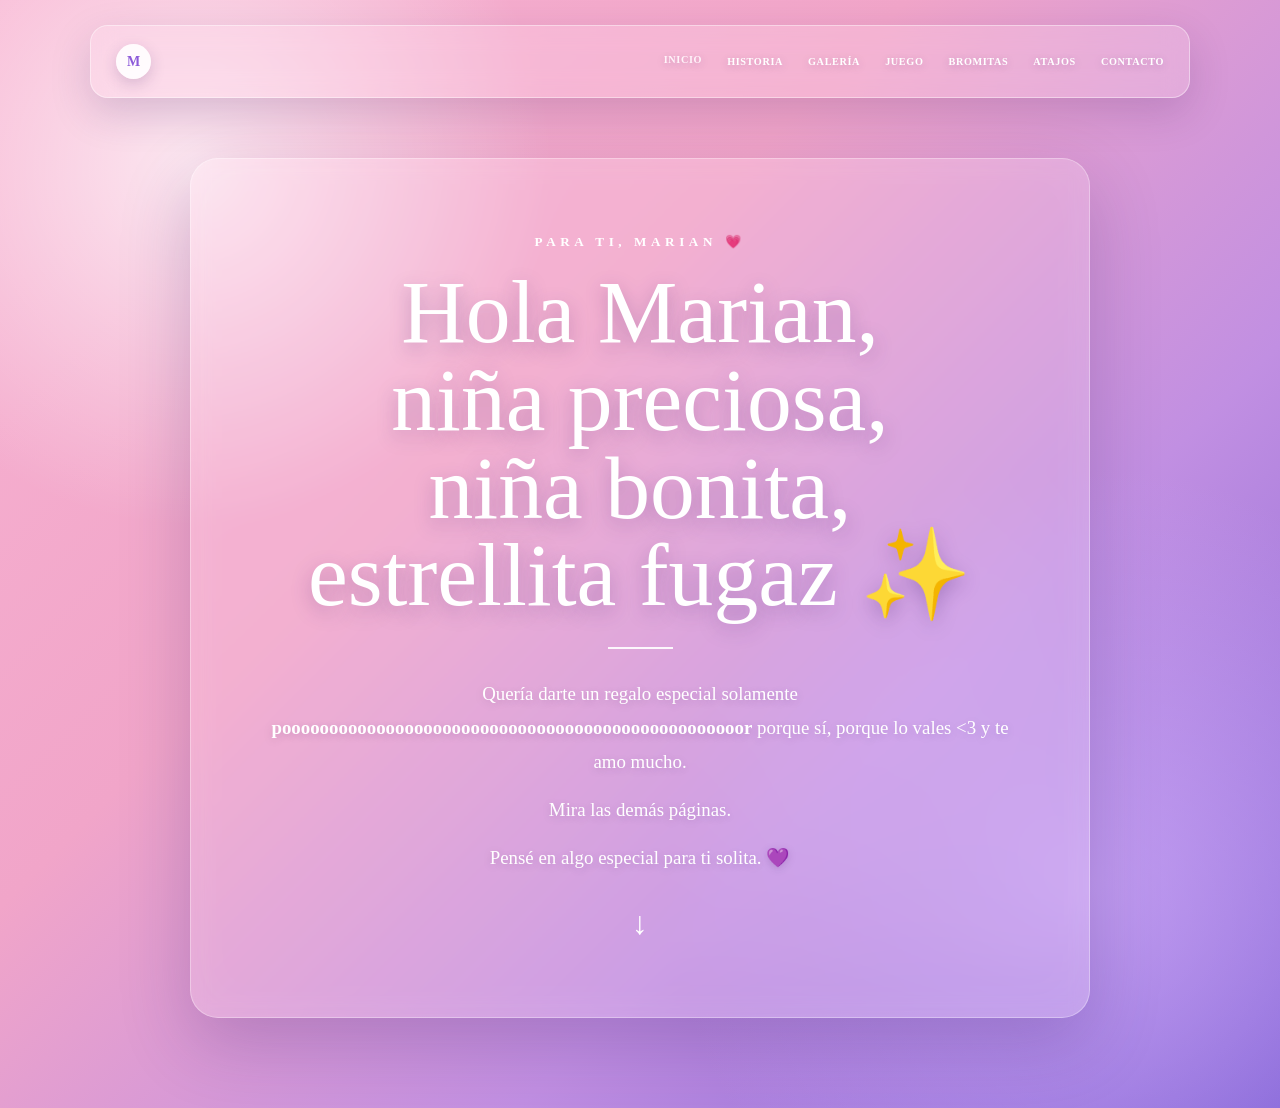
<file: index.html>
<!DOCTYPE html>
<html lang="es">
<head>
  <meta charset="UTF-8">
  <meta name="viewport" content="width=device-width, initial-scale=1.0">
  <meta name="theme-color" content="#8d5bd9">
  <title>Para Marian 💜</title>
  <link rel="stylesheet" href="style.css">
</head>
<body>

  <!-- Corazones PNG animados -->
  <div class="heart-background" aria-hidden="true">
    <img src="assets/img/corazon1.png" class="heart heart-1" alt="">
    <img src="assets/img/corazon2.png" class="heart heart-2" alt="">
    <img src="assets/img/corazon3.png" class="heart heart-3" alt="">
    <img src="assets/img/corazon1.png" class="heart heart-4" alt="">
    <img src="assets/img/corazon2.png" class="heart heart-5" alt="">
    <img src="assets/img/corazon3.png" class="heart heart-6" alt="">
    <img src="assets/img/corazon1.png" class="heart heart-7" alt="">
    <img src="assets/img/corazon2.png" class="heart heart-8" alt="">
  </div>

  <header class="navbar">
    <a href="index.html" class="logo">M</a>

    <button class="menu-button" id="menuButton" aria-label="Abrir menú">☰</button>

    <nav class="nav-links" id="navLinks">
      <a href="index.html" class="active">INICIO</a>
      <a href="historia.html">HISTORIA</a>
      <a href="galeria.html">GALERÍA</a>
      <a href="juego.html">JUEGO</a>
      <a href="bromitas.html">BROMITAS</a>
      <a href="atajos.html">ATAJOS</a>
      <a href="contacto.html">CONTACTO</a>
    </nav>
  </header>

  <main class="welcome">
    <section class="welcome-card">
      <p class="tiny-title">PARA TI, MARIAN 💗</p>

      <h1>
        Hola Marian,<br>
        niña preciosa,<br>
        niña bonita,<br>
        estrellita fugaz ✨
      </h1>

      <div class="line"></div>

      <p class="message">
        Quería darte un regalo especial solamente
        <strong>pooooooooooooooooooooooooooooooooooooooooooooooooor</strong>
        porque sí, porque lo vales &lt;3 y te amo mucho.
      </p>

      <p class="message">Mira las demás páginas.</p>

      <p class="message">Pensé en algo especial para ti solita. 💜</p>

      <div class="arrow">↓</div>
    </section>
  </main>

  <script>
    const menuButton = document.getElementById("menuButton");
    const navLinks = document.getElementById("navLinks");

    menuButton.addEventListener("click", () => {
      navLinks.classList.toggle("open");
      menuButton.classList.toggle("open");
    });

    document.querySelectorAll(".nav-links a").forEach(link => {
      link.addEventListener("click", () => {
        navLinks.classList.remove("open");
        menuButton.classList.remove("open");
      });
    });
  </script>
</body>
</html>
</file>
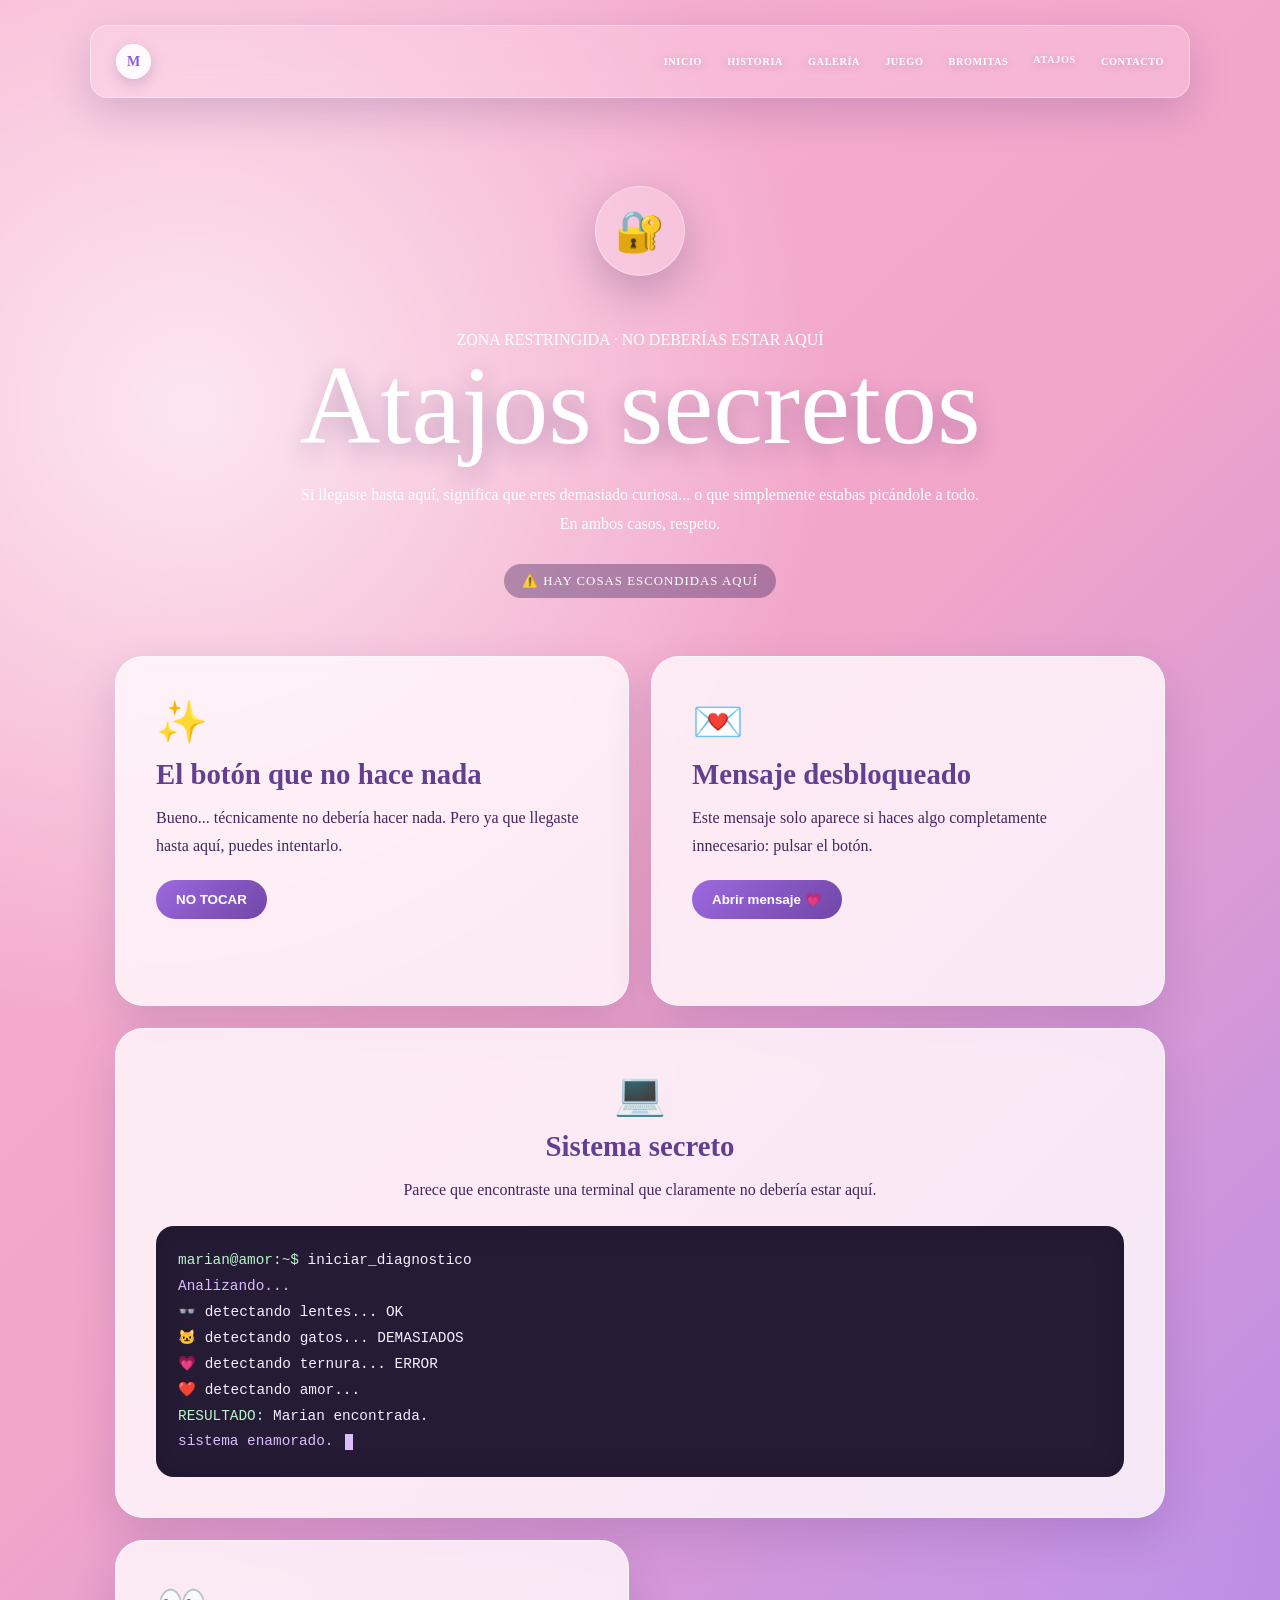
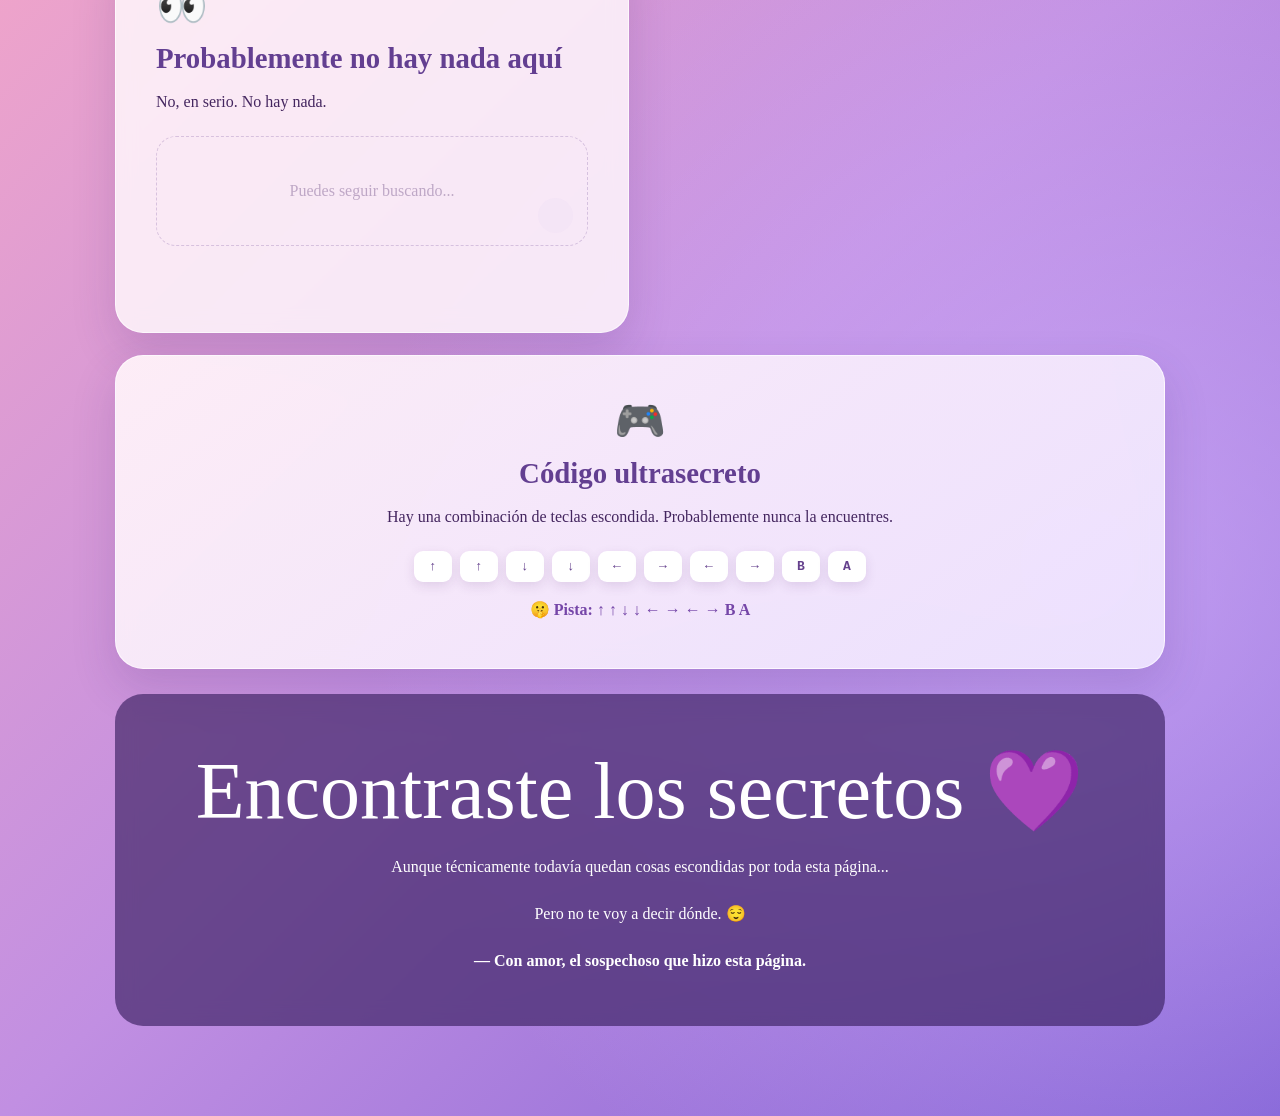
<file: atajos.html>
<!DOCTYPE html>
<html lang="es">

<head>

    <meta charset="UTF-8">

    <meta
        name="viewport"
        content="width=device-width, initial-scale=1.0"
    >

    <meta
        name="theme-color"
        content="#8d5bd9"
    >

    <title>Atajos secretos 💜</title>

    <link
        rel="stylesheet"
        href="style.css"
    >

    <style>

        /* =====================================================
           PÁGINA SECRETA
           ===================================================== */

        .secret-page {

            position: relative;
            z-index: 2;

            width: min(1050px, 94%);

            margin: auto;

            padding-bottom: 90px;

        }


        .secret-intro {

            min-height: 62vh;

            display: flex;

            flex-direction: column;

            align-items: center;

            justify-content: center;

            text-align: center;

            color: white;

            padding: 70px 15px 40px;

        }


        .secret-symbol {

            width: 90px;
            height: 90px;

            display: flex;

            align-items: center;
            justify-content: center;

            margin-bottom: 25px;

            border-radius: 50%;

            background:
                rgba(255,255,255,.18);

            border:
                1px solid
                rgba(255,255,255,.35);

            font-size: 2.5rem;

            box-shadow:
                0 15px 45px
                rgba(40,15,70,.25);

            animation:
                secretPulse 2.5s ease-in-out infinite;

        }


        @keyframes secretPulse {

            0%, 100% {
                transform: scale(1);
            }

            50% {
                transform: scale(1.08);
            }

        }


        .secret-intro h1 {

            font-family:
                "Brush Script MT",
                "Segoe Script",
                cursive;

            font-size:
                clamp(3.7rem, 10vw, 7rem);

            font-weight: 400;

            line-height: .9;

            text-shadow:
                0 8px 25px
                rgba(50,20,90,.3);

        }


        .secret-intro p {

            max-width: 680px;

            margin-top: 25px;

            line-height: 1.8;

        }


        .secret-warning {

            margin-top: 25px;

            padding: 9px 18px;

            border-radius: 50px;

            background:
                rgba(45,20,80,.35);

            font-size: .8rem;

            letter-spacing: .08em;

        }


        /* =====================================================
           TARJETAS
           ===================================================== */

        .secret-grid {

            display: grid;

            grid-template-columns:
                repeat(2, 1fr);

            gap: 22px;

        }


        .secret-card {

            position: relative;

            overflow: hidden;

            padding:
                clamp(25px, 4vw, 40px);

            border-radius: 28px;

            color: #44265f;

            background:
                rgba(255,248,252,.84);

            border:
                1px solid
                rgba(255,255,255,.65);

            box-shadow:
                0 18px 45px
                rgba(60,28,105,.16);

            backdrop-filter:
                blur(10px);

            -webkit-backdrop-filter:
                blur(10px);

            opacity: 0;

            transform:
                translateY(25px);

            animation:
                secretAppear .7s ease forwards;

        }


        .secret-card:nth-child(1) {
            animation-delay: .1s;
        }

        .secret-card:nth-child(2) {
            animation-delay: .2s;
        }

        .secret-card:nth-child(3) {
            animation-delay: .3s;
        }

        .secret-card:nth-child(4) {
            animation-delay: .4s;
        }

        .secret-card:nth-child(5) {
            animation-delay: .5s;
        }


        @keyframes secretAppear {

            to {

                opacity: 1;

                transform:
                    translateY(0);

            }

        }


        .secret-card h2 {

            margin-bottom: 13px;

            color: #633f91;

            font-size:
                clamp(1.35rem, 3vw, 1.8rem);

        }


        .secret-card p {

            line-height: 1.75;

        }


        .secret-icon {

            font-size: 2.6rem;

            margin-bottom: 12px;

        }


        /* =====================================================
           BOTONES SECRETOS
           ===================================================== */

        .secret-button {

            margin-top: 20px;

            padding: 12px 20px;

            border: none;

            border-radius: 50px;

            color: white;

            background:
                linear-gradient(
                    135deg,
                    #9c69df,
                    #7146a7
                );

            font-weight: bold;

            cursor: pointer;

            transition:
                transform .2s ease,
                box-shadow .2s ease;

        }


        .secret-button:hover {

            transform:
                translateY(-2px)
                scale(1.03);

            box-shadow:
                0 10px 25px
                rgba(90,45,130,.2);

        }


        .secret-message {

            min-height: 28px;

            margin-top: 18px;

            font-weight: bold;

            color: #7546a8;

        }


        /* =====================================================
           CAJA DE CÓDIGO
           ===================================================== */

        .code-card {

            grid-column:
                1 / -1;

            text-align: center;

        }


        .fake-terminal {

            margin-top: 22px;

            padding: 22px;

            text-align: left;

            border-radius: 18px;

            color: #f7eefe;

            background:
                #261b35;

            font-family:
                "Courier New",
                monospace;

            font-size:
                .9rem;

            line-height: 1.8;

            box-shadow:
                inset 0 0 30px
                rgba(0,0,0,.18);

        }


        .terminal-green {

            color: #b9f5ca;

        }


        .terminal-purple {

            color: #dcbcff;

        }


        .terminal-cursor {

            display: inline-block;

            width: 8px;
            height: 16px;

            margin-left: 3px;

            vertical-align: middle;

            background: #dcbcff;

            animation:
                blink .9s infinite;

        }


        @keyframes blink {

            50% {
                opacity: 0;
            }

        }


        /* =====================================================
           BOTÓN INVISIBLE
           ===================================================== */

        .hidden-zone {

            position: relative;

            min-height: 110px;

            margin-top: 20px;

            border-radius: 20px;

            border:
                1px dashed
                rgba(112,72,150,.25);

            display: flex;

            align-items: center;

            justify-content: center;

            text-align: center;

            color:
                rgba(80,45,110,.35);

        }


        .hidden-button {

            position: absolute;

            width: 35px;
            height: 35px;

            right: 14px;
            bottom: 12px;

            opacity: .03;

            border: none;

            cursor: pointer;

            background: #8d5bd9;

            border-radius: 50%;

        }


        .hidden-button:hover {

            opacity: .25;

        }


        /* =====================================================
           KONAMI
           ===================================================== */

        .konami-card {

            grid-column:
                1 / -1;

            text-align: center;

            background:
                linear-gradient(
                    145deg,
                    rgba(255,242,248,.94),
                    rgba(238,228,255,.94)
                );

        }


        .keys {

            display: flex;

            justify-content: center;

            flex-wrap: wrap;

            gap: 8px;

            margin-top: 20px;

        }


        .key {

            min-width: 38px;

            padding: 8px 11px;

            border-radius: 9px;

            color: #65418d;

            background:
                white;

            box-shadow:
                0 4px 12px
                rgba(70,35,100,.12);

            font-family: monospace;

            font-weight: bold;

        }


        /* =====================================================
           MENSAJE FINAL
           ===================================================== */

        .secret-final {

            margin-top: 25px;

            padding:
                clamp(30px, 5vw, 50px);

            text-align: center;

            color: white;

            border-radius: 28px;

            background:
                rgba(57,32,96,.65);

            backdrop-filter:
                blur(10px);

            -webkit-backdrop-filter:
                blur(10px);

        }


        .secret-final h2 {

            font-family:
                "Brush Script MT",
                "Segoe Script",
                cursive;

            font-size:
                clamp(2.8rem, 7vw, 5rem);

            font-weight: 400;

            margin-bottom: 15px;

        }


        .secret-final p {

            max-width: 700px;

            margin: auto;

            line-height: 1.8;

        }


        /* =====================================================
           RESPONSIVE
           ===================================================== */

        @media (max-width: 800px) {

            .secret-grid {

                grid-template-columns: 1fr;

            }


            .code-card,
            .konami-card {

                grid-column: auto;

            }

        }


        @media (max-width: 600px) {

            .secret-page {

                width: 96%;

            }


            .secret-intro {

                min-height: 58vh;

                padding-top: 55px;

            }


            .secret-intro h1 {

                font-size:
                    clamp(3.5rem, 15vw, 5rem);

            }


            .secret-card {

                padding: 24px;

                border-radius: 22px;

            }


            .fake-terminal {

                font-size: .76rem;

                overflow-x: auto;

            }

        }


        @media (prefers-reduced-motion: reduce) {

            .secret-symbol,
            .secret-card,
            .terminal-cursor {

                animation: none;

                opacity: 1;

                transform: none;

            }

        }

    </style>

</head>


<body>


    <!-- =====================================================
         CORAZONES DEL FONDO
         ===================================================== -->

    <div
        class="heart-background"
        aria-hidden="true"
    >

        <img
            src="assets/img/corazon1.png"
            alt=""
            class="heart heart-1"
        >

        <img
            src="assets/img/corazon2.png"
            alt=""
            class="heart heart-2"
        >

        <img
            src="assets/img/corazon3.png"
            alt=""
            class="heart heart-3"
        >

        <img
            src="assets/img/corazon1.png"
            alt=""
            class="heart heart-4"
        >

        <img
            src="assets/img/corazon2.png"
            alt=""
            class="heart heart-5"
        >

        <img
            src="assets/img/corazon3.png"
            alt=""
            class="heart heart-6"
        >

    </div>


    <!-- =====================================================
         NAVEGACIÓN
         ===================================================== -->

    <header class="navbar">

        <a
            href="index.html"
            class="logo"
        >
            M
        </a>


        <button
            class="menu-button"
            id="menuButton"
            aria-label="Abrir menú"
        >
            ☰
        </button>


        <nav
            class="nav-links"
            id="navLinks"
        >

            <a href="index.html">
                INICIO
            </a>

            <a href="historia.html">
                HISTORIA
            </a>

            <a href="galeria.html">
                GALERÍA
            </a>

            <a href="juego.html">
                JUEGO
            </a>

            <a href="bromitas.html">
                BROMITAS
            </a>

            <a
                href="atajos.html"
                class="active"
            >
                ATAJOS
            </a>

            <a href="contacto.html">
                CONTACTO
            </a>

        </nav>

    </header>


    <!-- =====================================================
         CONTENIDO
         ===================================================== -->

    <main class="secret-page">


        <!-- =================================================
             INTRO
             ================================================= -->

        <section class="secret-intro">

            <div class="secret-symbol">
                🔐
            </div>


            <p>
                ZONA RESTRINGIDA · NO DEBERÍAS ESTAR AQUÍ
            </p>


            <h1>
                Atajos secretos
            </h1>


            <p>
                Si llegaste hasta aquí, significa que
                eres demasiado curiosa... o que simplemente
                estabas picándole a todo.
                En ambos casos, respeto.
            </p>


            <span class="secret-warning">
                ⚠️ HAY COSAS ESCONDIDAS AQUÍ
            </span>

        </section>


        <!-- =================================================
             TARJETAS
             ================================================= -->

        <section class="secret-grid">


            <!-- =================================================
                 BOTÓN MÁGICO
                 ================================================= -->

            <article class="secret-card">

                <div class="secret-icon">
                    ✨
                </div>


                <h2>
                    El botón que no hace nada
                </h2>


                <p>
                    Bueno... técnicamente no debería hacer nada.
                    Pero ya que llegaste hasta aquí,
                    puedes intentarlo.
                </p>


                <button
                    class="secret-button"
                    id="magicButton"
                >
                    NO TOCAR
                </button>


                <div
                    class="secret-message"
                    id="magicMessage"
                ></div>

            </article>


            <!-- =================================================
                 CONFESIÓN
                 ================================================= -->

            <article class="secret-card">

                <div class="secret-icon">
                    💌
                </div>


                <h2>
                    Mensaje desbloqueado
                </h2>


                <p>
                    Este mensaje solo aparece si haces
                    algo completamente innecesario:
                    pulsar el botón.
                </p>


                <button
                    class="secret-button"
                    id="loveButton"
                >
                    Abrir mensaje 💗
                </button>


                <div
                    class="secret-message"
                    id="loveMessage"
                ></div>

            </article>


            <!-- =================================================
                 TERMINAL
                 ================================================= -->

            <article class="secret-card code-card">

                <div class="secret-icon">
                    💻
                </div>


                <h2>
                    Sistema secreto
                </h2>


                <p>
                    Parece que encontraste una terminal
                    que claramente no debería estar aquí.
                </p>


                <div class="fake-terminal">

                    <span class="terminal-green">
                        marian@amor:~$
                    </span>

                    iniciar_diagnostico

                    <br>

                    <span class="terminal-purple">
                        Analizando...
                    </span>

                    <br>

                    👓 detectando lentes... OK

                    <br>

                    🐱 detectando gatos... DEMASIADOS

                    <br>

                    💗 detectando ternura... ERROR

                    <br>

                    ❤️ detectando amor...

                    <br>

                    <span class="terminal-green">
                        RESULTADO:
                    </span>

                    Marian encontrada.

                    <br>

                    <span class="terminal-purple">
                        sistema enamorado.
                    </span>

                    <span class="terminal-cursor"></span>

                </div>

            </article>


            <!-- =================================================
                 ZONA OCULTA
                 ================================================= -->

            <article class="secret-card">

                <div class="secret-icon">
                    👀
                </div>


                <h2>
                    Probablemente no hay nada aquí
                </h2>


                <p>
                    No, en serio.
                    No hay nada.
                </p>


                <div class="hidden-zone">

                    <span>
                        Puedes seguir buscando...
                    </span>


                    <button
                        class="hidden-button"
                        id="hiddenButton"
                        aria-label="Botón secreto"
                    >
                    </button>

                </div>


                <div
                    class="secret-message"
                    id="hiddenMessage"
                ></div>

            </article>


            <!-- =================================================
                 SECUENCIA SECRETA
                 ================================================= -->

            <article class="secret-card konami-card">

                <div class="secret-icon">
                    🎮
                </div>


                <h2>
                    Código ultrasecreto
                </h2>


                <p>
                    Hay una combinación de teclas escondida.
                    Probablemente nunca la encuentres.
                </p>


                <div class="keys">

                    <span class="key">↑</span>
                    <span class="key">↑</span>
                    <span class="key">↓</span>
                    <span class="key">↓</span>
                    <span class="key">←</span>
                    <span class="key">→</span>
                    <span class="key">←</span>
                    <span class="key">→</span>
                    <span class="key">B</span>
                    <span class="key">A</span>

                </div>


                <div
                    class="secret-message"
                    id="konamiMessage"
                >
                    🤫 Pista: ↑ ↑ ↓ ↓ ← → ← → B A
                </div>

            </article>


        </section>


        <!-- =================================================
             FINAL
             ================================================= -->

        <section class="secret-final">

            <h2>
                Encontraste los secretos 💜
            </h2>


            <p>
                Aunque técnicamente todavía quedan cosas
                escondidas por toda esta página...
            </p>


            <br>


            <p>
                Pero no te voy a decir dónde. 😌
            </p>


            <br>


            <p>
                <strong>
                    — Con amor, el sospechoso que hizo esta página.
                </strong>
            </p>

        </section>


    </main>


    <!-- =====================================================
         JAVASCRIPT DE ATAJOS
         ===================================================== -->

    <script>


        /* =================================================
           MENÚ RESPONSIVE
           ================================================= */

        const menuButton =
            document.getElementById(
                "menuButton"
            );


        const navLinks =
            document.getElementById(
                "navLinks"
            );


        menuButton.addEventListener(
            "click",
            () => {

                navLinks.classList.toggle(
                    "open"
                );

                menuButton.classList.toggle(
                    "open"
                );

            }
        );


        document
            .querySelectorAll(
                ".nav-links a"
            )
            .forEach(link => {

                link.addEventListener(
                    "click",
                    () => {

                        navLinks.classList.remove(
                            "open"
                        );

                        menuButton.classList.remove(
                            "open"
                        );

                    }
                );

            });


        /* =================================================
           BOTÓN "NO TOCAR"
           ================================================= */

        const magicButton =
            document.getElementById(
                "magicButton"
            );


        const magicMessage =
            document.getElementById(
                "magicMessage"
            );


        let magicClicks = 0;


        magicButton.addEventListener(
            "click",
            () => {

                magicClicks++;


                const messages = [

                    "Te dije que no tocaras. 😭",

                    "Bueno... ya lo tocaste.",

                    "Marian, esto estaba claramente etiquetado como NO TOCAR. 😂",

                    "Una vez más y desbloqueas algo.",

                    "¿Ves? Ahora tienes curiosidad. 👀",

                    "Definitivamente no deberías seguir.",

                    "Última oportunidad... 👀"

                ];


                if (
                    magicClicks <=
                    messages.length
                ) {

                    magicMessage.textContent =
                        messages[
                            magicClicks - 1
                        ];

                }


                if (
                    magicClicks === 8
                ) {

                    magicMessage.textContent =
                        "✨ DESBLOQUEADO: curiosidad infinita +10 💗";

                    magicButton.textContent =
                        "YA NO HAY VUELTA ATRÁS";

                }

            }
        );


        /* =================================================
           MENSAJE DE AMOR
           ================================================= */

        const loveButton =
            document.getElementById(
                "loveButton"
            );


        const loveMessage =
            document.getElementById(
                "loveMessage"
            );


        loveButton.addEventListener(
            "click",
            () => {

                loveMessage.innerHTML =
                    "💗 Si encontraste esto, solo quería recordarte algo: te amo muchísimo, Marian. Y sí, probablemente volvería a hacer toda esta página otra vez.";

                loveButton.textContent =
                    "Mensaje desbloqueado 💌";

            }
        );


        /* =================================================
           BOTÓN INVISIBLE
           ================================================= */

        const hiddenButton =
            document.getElementById(
                "hiddenButton"
            );


        const hiddenMessage =
            document.getElementById(
                "hiddenMessage"
            );


        hiddenButton.addEventListener(
            "click",
            () => {

                hiddenMessage.innerHTML =
                    "👀 ¿¿¿CÓMO ENCONTRASTE ESTO??? <br> +100 puntos de detective.";

                hiddenButton.style.opacity =
                    "1";

                hiddenButton.style.transform =
                    "scale(1.3)";

            }
        );


        /* =================================================
           CÓDIGO SECRETO
           ================================================= */

        const secretCode = [

            "ARROWUP",
            "ARROWUP",
            "ARROWDOWN",
            "ARROWDOWN",
            "ARROWLEFT",
            "ARROWRIGHT",
            "ARROWLEFT",
            "ARROWRIGHT",
            "B",
            "A"

        ];


        let enteredCode = [];


        const konamiMessage =
            document.getElementById(
                "konamiMessage"
            );


        document.addEventListener(
            "keydown",
            (event) => {


                let key =
                    event.key.toUpperCase();


                /*
                 * Normalizamos las teclas
                 * para que funcionen igual
                 * en diferentes dispositivos.
                 */

                if (
                    event.key ===
                    "ArrowUp"
                ) {

                    key =
                        "ARROWUP";

                }

                if (
                    event.key ===
                    "ArrowDown"
                ) {

                    key =
                        "ARROWDOWN";

                }

                if (
                    event.key ===
                    "ArrowLeft"
                ) {

                    key =
                        "ARROWLEFT";

                }

                if (
                    event.key ===
                    "ArrowRight"
                ) {

                    key =
                        "ARROWRIGHT";

                }


                enteredCode.push(key);


                /*
                 * Solo conservamos
                 * las últimas 10 teclas.
                 */

                if (
                    enteredCode.length >
                    secretCode.length
                ) {

                    enteredCode.shift();

                }


                /*
                 * Comprobamos la combinación.
                 */

                if (
                    JSON.stringify(
                        enteredCode
                    ) ===
                    JSON.stringify(
                        secretCode
                    )
                ) {


                    konamiMessage.innerHTML =
                        "🎉 CÓDIGO DESBLOQUEADO 🎉<br><br>" +
                        "Marian + curiosidad = combinación peligrosa. 💗";


                    document.body.style.transition =
                        "filter .5s ease";


                    document.body.style.filter =
                        "saturate(1.35)";


                    setTimeout(
                        () => {

                            document.body.style.filter =
                                "none";

                        },
                        1800
                    );


                    enteredCode = [];

                }

            }
        );


        /* =================================================
           TRUCO EXTRA:
           ESCRIBIR "MARIAN"
           ================================================= */

        let secretWord = "";


        document.addEventListener(
            "keydown",
            (event) => {


                /*
                 * Ignoramos teclas especiales.
                 */

                if (
                    event.key.length !== 1
                ) {

                    return;

                }


                secretWord +=
                    event.key.toLowerCase();


                /*
                 * Solo guardamos
                 * las últimas 6 letras.
                 */

                if (
                    secretWord.length > 6
                ) {

                    secretWord =
                        secretWord.slice(-6);

                }


                if (
                    secretWord ===
                    "marian"
                ) {

                    alert(
                        "💗 Hola, Marian. Sí, te estaba esperando."
                    );


                    secretWord = "";

                }

            }
        );


    </script>


</body>

</html>
</file>
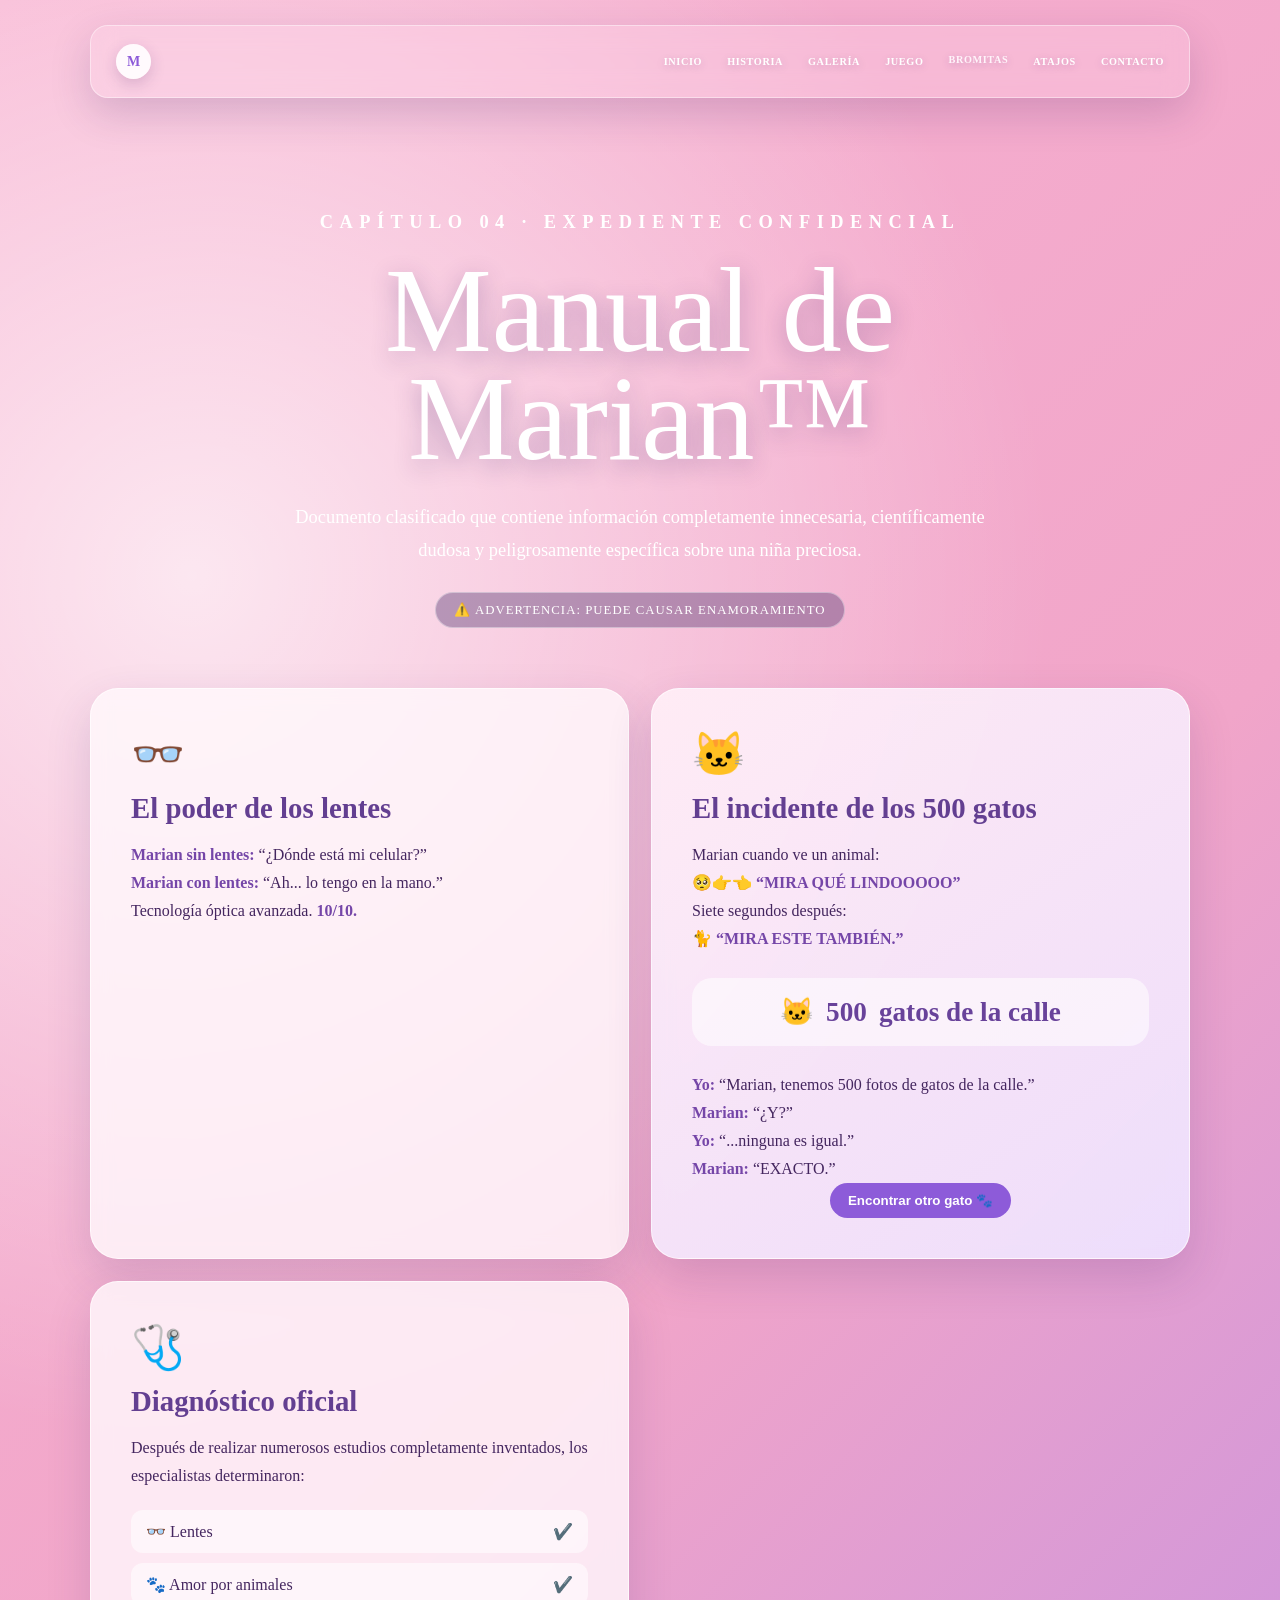
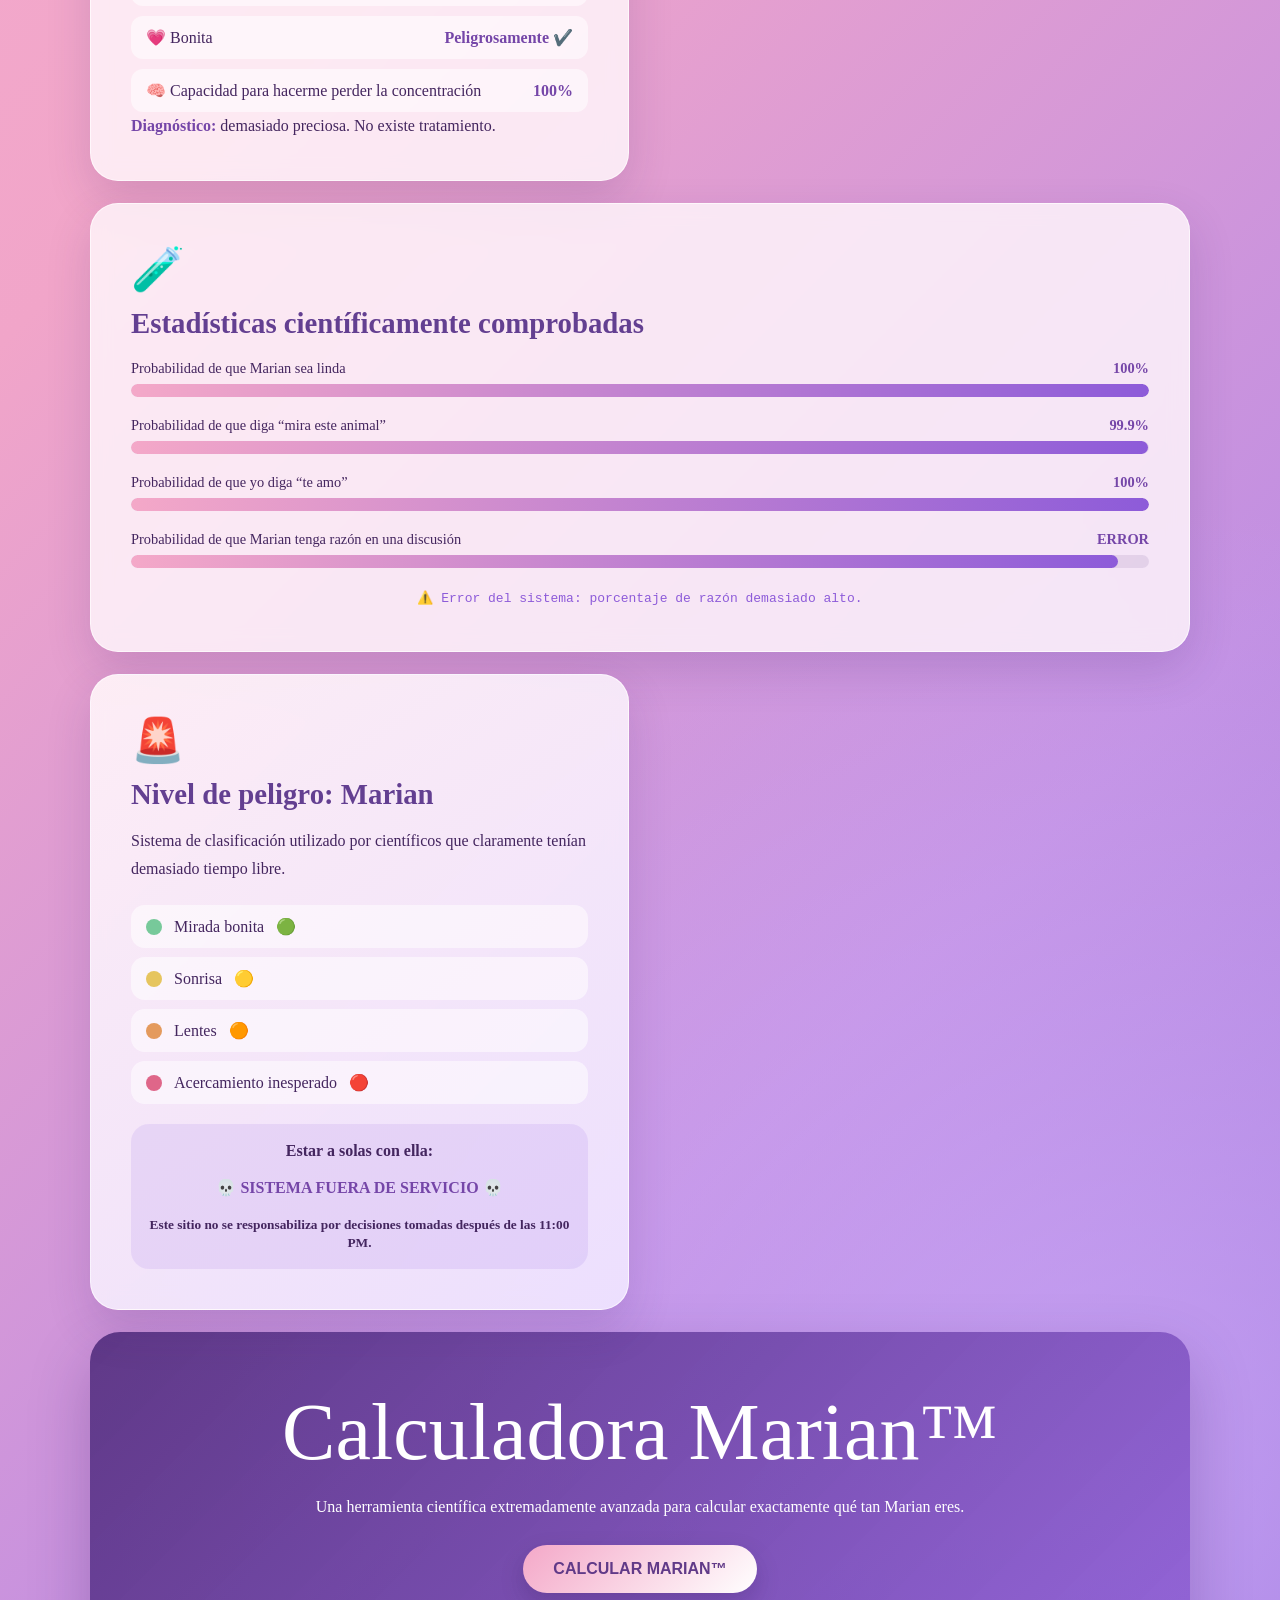
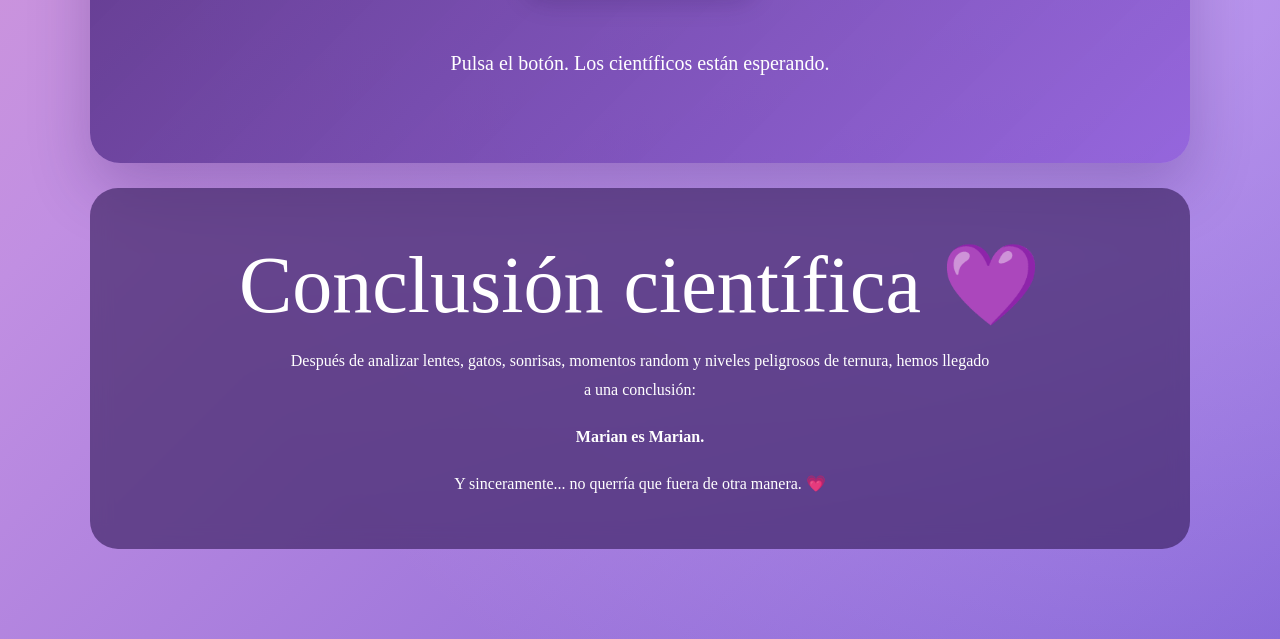
<file: bromitas.html>
<!DOCTYPE html>
<html lang="es">

<head>

    <meta charset="UTF-8">

    <meta
        name="viewport"
        content="width=device-width, initial-scale=1.0"
    >

    <meta
        name="theme-color"
        content="#8d5bd9"
    >

    <title>Manual de Marian™ 💜</title>

    <link
        rel="stylesheet"
        href="style.css"
    >


    <style>

        /* =====================================================
           PÁGINA
           ===================================================== */

        .jokes-page {

            position: relative;

            z-index: 2;

            width:
                min(1100px, 94%);

            margin:
                auto;

            padding-bottom:
                90px;

        }


        /* =====================================================
           INTRO
           ===================================================== */

        .jokes-intro {

            min-height:
                65vh;

            padding:
                80px 15px 60px;

            display:
                flex;

            flex-direction:
                column;

            align-items:
                center;

            justify-content:
                center;

            text-align:
                center;

            color:
                white;

        }


        .jokes-intro h1 {

            font-family:
                "Brush Script MT",
                "Segoe Script",
                cursive;

            font-size:
                clamp(4rem, 10vw, 7.5rem);

            font-weight:
                400;

            line-height:
                .9;

            text-shadow:
                0 7px 25px
                rgba(57,25,103,.3);

        }


        .jokes-intro p {

            max-width:
                700px;

            margin-top:
                28px;

            line-height:
                1.8;

            font-size:
                clamp(1rem, 2vw, 1.15rem);

        }


        .warning {

            display:
                inline-block;

            margin-top:
                25px;

            padding:
                9px 18px;

            border:
                1px solid
                rgba(255,255,255,.4);

            border-radius:
                50px;

            background:
                rgba(57,32,96,.35);

            font-size:
                .8rem;

            letter-spacing:
                .08em;

        }


        /* =====================================================
           GRID DE TARJETAS
           ===================================================== */

        .jokes-grid {

            display:
                grid;

            grid-template-columns:
                repeat(2, 1fr);

            gap:
                22px;

        }


        .joke-card {

            position:
                relative;

            overflow:
                hidden;

            padding:
                clamp(25px, 4vw, 40px);

            background:
                rgba(255,248,252,.82);

            border:
                1px solid
                rgba(255,255,255,.65);

            border-radius:
                28px;

            box-shadow:
                0 18px 45px
                rgba(60,28,105,.16);

            backdrop-filter:
                blur(10px);

            -webkit-backdrop-filter:
                blur(10px);

            color:
                #44265f;

            opacity:
                0;

            transform:
                translateY(25px);

            animation:
                cardAppear .7s ease forwards;

        }


        .joke-card:nth-child(1) {
            animation-delay: .05s;
        }

        .joke-card:nth-child(2) {
            animation-delay: .12s;
        }

        .joke-card:nth-child(3) {
            animation-delay: .19s;
        }

        .joke-card:nth-child(4) {
            animation-delay: .26s;
        }

        .joke-card:nth-child(5) {
            animation-delay: .33s;
        }

        .joke-card:nth-child(6) {
            animation-delay: .40s;
        }


        @keyframes cardAppear {

            to {

                opacity:
                    1;

                transform:
                    translateY(0);

            }

        }


        .joke-card:hover {

            transform:
                translateY(-5px);

            box-shadow:
                0 25px 55px
                rgba(60,28,105,.22);

        }


        .joke-icon {

            font-size:
                2.7rem;

            margin-bottom:
                12px;

        }


        .joke-card h2 {

            margin-bottom:
                16px;

            color:
                #633f91;

            font-size:
                clamp(1.35rem, 3vw, 1.8rem);

        }


        .joke-card p {

            line-height:
                1.75;

        }


        .joke-card strong {

            color:
                #7546a8;

        }


        /* =====================================================
           TARJETA DE GATOS
           ===================================================== */

        .cat-card {

            background:
                linear-gradient(
                    145deg,
                    rgba(255,239,247,.92),
                    rgba(238,226,255,.92)
                );

        }


        .cat-counter {

            display:
                flex;

            align-items:
                center;

            justify-content:
                center;

            gap:
                12px;

            margin:
                25px 0;

            padding:
                18px;

            border-radius:
                20px;

            background:
                rgba(255,255,255,.55);

            font-size:
                clamp(1.2rem, 3vw, 1.7rem);

            font-weight:
                bold;

            color:
                #68429a;

        }


        .cat-button {

            display:
                block;

            margin:
                auto;

            padding:
                10px 18px;

            border:
                none;

            border-radius:
                50px;

            background:
                #8d5bd9;

            color:
                white;

            font-weight:
                bold;

            cursor:
                pointer;

            transition:
                transform .2s ease;

        }


        .cat-button:hover {

            transform:
                scale(1.05);

        }


        /* =====================================================
           DIAGNÓSTICO
           ===================================================== */

        .diagnosis {

            display:
                grid;

            gap:
                10px;

            margin-top:
                20px;

        }


        .diagnosis-row {

            display:
                flex;

            align-items:
                center;

            justify-content:
                space-between;

            gap:
                15px;

            padding:
                12px 15px;

            border-radius:
                12px;

            background:
                rgba(255,255,255,.55);

        }


        .danger {

            color:
                #a63f78;

            font-weight:
                bold;

        }


        /* =====================================================
           ESTADÍSTICAS
           ===================================================== */

        .stats-card {

            grid-column:
                1 / -1;

        }


        .stat-line {

            margin:
                20px 0;

        }


        .stat-info {

            display:
                flex;

            justify-content:
                space-between;

            margin-bottom:
                7px;

            font-size:
                .9rem;

        }


        .bar {

            height:
                13px;

            overflow:
                hidden;

            border-radius:
                50px;

            background:
                rgba(100,65,140,.12);

        }


        .bar-fill {

            height:
                100%;

            width:
                0;

            border-radius:
                inherit;

            background:
                linear-gradient(
                    90deg,
                    #f4a8c8,
                    #8d5bd9
                );

            animation:
                fillBar 1.4s ease forwards;

        }


        .bar-100 {
            width: 100%;
        }

        .bar-999 {
            width: 99.9%;
        }


        @keyframes fillBar {

            from {

                transform:
                    scaleX(0);

                transform-origin:
                    left;

            }

            to {

                transform:
                    scaleX(1);

            }

        }


        .error-text {

            margin-top:
                15px;

            text-align:
                center;

            font-family:
                monospace;

            color:
                #8d5bd9;

        }


        /* =====================================================
           NIVEL DE PELIGRO
           ===================================================== */

        .danger-card {

            background:
                linear-gradient(
                    145deg,
                    rgba(255,244,248,.92),
                    rgba(239,229,255,.92)
                );

        }


        .danger-meter {

            display:
                grid;

            gap:
                9px;

            margin-top:
                22px;

        }


        .danger-level {

            display:
                flex;

            align-items:
                center;

            gap:
                12px;

            padding:
                12px 15px;

            border-radius:
                14px;

            background:
                rgba(255,255,255,.55);

        }


        .danger-dot {

            width:
                16px;

            height:
                16px;

            flex:
                0 0 auto;

            border-radius:
                50%;

            background:
                #bbb;

        }


        .green {
            background: #77c99a;
        }

        .yellow {
            background: #e6c55e;
        }

        .orange {
            background: #e49a5d;
        }

        .red {
            background: #df6689;
        }


        .danger-final {

            margin-top:
                20px;

            padding:
                18px;

            text-align:
                center;

            border-radius:
                18px;

            background:
                rgba(141,91,217,.12);

            font-weight:
                bold;

        }


        /* =====================================================
           CALCULADORA MARIAN
           ===================================================== */

        .calculator {

            grid-column:
                1 / -1;

            text-align:
                center;

            padding:
                clamp(30px, 5vw, 55px);

            color:
                white;

            background:
                linear-gradient(
                    135deg,
                    rgba(75,40,120,.85),
                    rgba(141,91,217,.78)
                );

            border-radius:
                30px;

            box-shadow:
                0 25px 60px
                rgba(50,20,90,.25);

        }


        .calculator h2 {

            font-family:
                "Brush Script MT",
                "Segoe Script",
                cursive;

            font-size:
                clamp(2.8rem, 7vw, 5rem);

            font-weight:
                400;

        }


        .calculator p {

            max-width:
                650px;

            margin:
                15px auto 25px;

            line-height:
                1.7;

        }


        .calculate-button {

            padding:
                15px 30px;

            border:
                none;

            border-radius:
                50px;

            background:
                linear-gradient(
                    135deg,
                    #f4a8c8,
                    #fff
                );

            color:
                #613a88;

            font-size:
                1rem;

            font-weight:
                bold;

            cursor:
                pointer;

            box-shadow:
                0 10px 25px
                rgba(30,10,60,.2);

            transition:
                transform .25s ease;

        }


        .calculate-button:hover {

            transform:
                scale(1.05)
                translateY(-2px);

        }


        .calculate-button:active {

            transform:
                scale(.96);

        }


        .calculator-result {

            min-height:
                90px;

            margin-top:
                25px;

            display:
                flex;

            align-items:
                center;

            justify-content:
                center;

            text-align:
                center;

            font-size:
                clamp(1rem, 2.5vw, 1.25rem);

            line-height:
                1.7;

        }


        .percentage {

            display:
                block;

            margin-bottom:
                5px;

            font-size:
                clamp(2rem, 6vw, 4rem);

            font-weight:
                bold;

        }


        /* =====================================================
           FINAL
           ===================================================== */

        .final-joke {

            margin-top:
                25px;

            padding:
                clamp(30px, 5vw, 50px);

            text-align:
                center;

            color:
                white;

            background:
                rgba(57,32,96,.65);

            border-radius:
                28px;

            backdrop-filter:
                blur(10px);

        }


        .final-joke h2 {

            font-family:
                "Brush Script MT",
                "Segoe Script",
                cursive;

            font-size:
                clamp(2.8rem, 7vw, 5rem);

            font-weight:
                400;

            margin-bottom:
                15px;

        }


        .final-joke p {

            max-width:
                700px;

            margin:
                auto;

            line-height:
                1.8;

        }


        /* =====================================================
           RESPONSIVE TABLET
           ===================================================== */

        @media (max-width: 800px) {

            .jokes-grid {

                grid-template-columns:
                    1fr;

            }


            .stats-card,
            .calculator {

                grid-column:
                    auto;

            }

        }


        /* =====================================================
           RESPONSIVE CELULAR
           ===================================================== */

        @media (max-width: 600px) {

            .jokes-page {

                width:
                    96%;

            }


            .jokes-intro {

                min-height:
                    58vh;

                padding:
                    60px 10px 40px;

            }


            .jokes-intro h1 {

                font-size:
                    clamp(3.6rem, 15vw, 5.2rem);

            }


            .joke-card {

                padding:
                    24px;

                border-radius:
                    22px;

            }


            .diagnosis-row {

                align-items:
                    flex-start;

                flex-direction:
                    column;

                gap:
                    4px;

            }


            .danger-level {

                font-size:
                    .92rem;

            }

        }


        /* =====================================================
           MOVIMIENTO REDUCIDO
           ===================================================== */

        @media (prefers-reduced-motion: reduce) {

            .joke-card,
            .bar-fill {

                animation:
                    none;

                opacity:
                    1;

                transform:
                    none;

            }

        }

    </style>

</head>


<body>


    <!-- =====================================================
         CORAZONES DEL FONDO
         ===================================================== -->

    <div
        class="heart-background"
        aria-hidden="true"
    >

        <img
            src="assets/img/corazon1.png"
            alt=""
            class="heart heart-1"
        >

        <img
            src="assets/img/corazon2.png"
            alt=""
            class="heart heart-2"
        >

        <img
            src="assets/img/corazon3.png"
            alt=""
            class="heart heart-3"
        >

        <img
            src="assets/img/corazon1.png"
            alt=""
            class="heart heart-4"
        >

        <img
            src="assets/img/corazon2.png"
            alt=""
            class="heart heart-5"
        >

        <img
            src="assets/img/corazon3.png"
            alt=""
            class="heart heart-6"
        >

    </div>


    <!-- =====================================================
         NAVEGACIÓN
         ===================================================== -->

    <header class="navbar">


        <a
            href="index.html"
            class="logo"
        >
            M
        </a>


        <button
            class="menu-button"
            id="menuButton"
            aria-label="Abrir menú"
        >
            ☰
        </button>


        <nav
            class="nav-links"
            id="navLinks"
        >

            <a href="index.html">
                INICIO
            </a>


            <a href="historia.html">
                HISTORIA
            </a>


            <a href="galeria.html">
                GALERÍA
            </a>


            <a href="juego.html">
                JUEGO
            </a>


            <a
                href="bromitas.html"
                class="active"
            >
                BROMITAS
            </a>


            <a href="atajos.html">
                ATAJOS
            </a>


            <a href="contacto.html">
                CONTACTO
            </a>

        </nav>

    </header>


    <!-- =====================================================
         CONTENIDO
         ===================================================== -->

    <main class="jokes-page">


        <!-- =================================================
             INTRO
             ================================================= -->

        <section class="jokes-intro">

            <p class="tiny-title">
                CAPÍTULO 04 · EXPEDIENTE CONFIDENCIAL
            </p>


            <h1>
                Manual de<br>
                Marian™
            </h1>


            <p>
                Documento clasificado que contiene
                información completamente innecesaria,
                científicamente dudosa y peligrosamente
                específica sobre una niña preciosa.
            </p>


            <span class="warning">
                ⚠️ ADVERTENCIA: PUEDE CAUSAR ENAMORAMIENTO
            </span>

        </section>


        <!-- =================================================
             TARJETAS
             ================================================= -->

        <section class="jokes-grid">


            <!-- =================================================
                 LENTES
                 ================================================= -->

            <article class="joke-card">

                <div class="joke-icon">
                    👓
                </div>


                <h2>
                    El poder de los lentes
                </h2>


                <p>
                    <strong>Marian sin lentes:</strong>
                    “¿Dónde está mi celular?”
                </p>


                <p>
                    <strong>Marian con lentes:</strong>
                    “Ah... lo tengo en la mano.”
                </p>


                <p>
                    Tecnología óptica avanzada.
                    <strong>10/10.</strong>
                </p>

            </article>


            <!-- =================================================
                 GATOS
                 ================================================= -->

            <article class="joke-card cat-card">

                <div class="joke-icon">
                    🐱
                </div>


                <h2>
                    El incidente de los 500 gatos
                </h2>


                <p>
                    Marian cuando ve un animal:
                </p>


                <p>
                    🥺👉👈
                    <strong>
                        “MIRA QUÉ LINDOOOOO”
                    </strong>
                </p>


                <p>
                    Siete segundos después:
                </p>


                <p>
                    🐈
                    <strong>
                        “MIRA ESTE TAMBIÉN.”
                    </strong>
                </p>


                <div class="cat-counter">

                    🐱
                    <span id="catCount">
                        500
                    </span>
                    gatos de la calle

                </div>


                <p>
                    <strong>Yo:</strong>
                    “Marian, tenemos 500 fotos
                    de gatos de la calle.”
                </p>


                <p>
                    <strong>Marian:</strong>
                    “¿Y?”
                </p>


                <p>
                    <strong>Yo:</strong>
                    “...ninguna es igual.”
                </p>


                <p>
                    <strong>Marian:</strong>
                    “EXACTO.”
                </p>


                <button
                    class="cat-button"
                    id="catButton"
                >
                    Encontrar otro gato 🐾
                </button>

            </article>


            <!-- =================================================
                 DIAGNÓSTICO
                 ================================================= -->

            <article class="joke-card">

                <div class="joke-icon">
                    🩺
                </div>


                <h2>
                    Diagnóstico oficial
                </h2>


                <p>
                    Después de realizar numerosos
                    estudios completamente inventados,
                    los especialistas determinaron:
                </p>


                <div class="diagnosis">


                    <div class="diagnosis-row">

                        <span>
                            👓 Lentes
                        </span>

                        <strong>
                            ✔️
                        </strong>

                    </div>


                    <div class="diagnosis-row">

                        <span>
                            🐾 Amor por animales
                        </span>

                        <strong>
                            ✔️
                        </strong>

                    </div>


                    <div class="diagnosis-row">

                        <span>
                            💗 Bonita
                        </span>

                        <strong>
                            Peligrosamente ✔️
                        </strong>

                    </div>


                    <div class="diagnosis-row">

                        <span>
                            🧠 Capacidad para
                            hacerme perder la concentración
                        </span>

                        <strong>
                            100%
                        </strong>

                    </div>


                </div>


                <p>
                    <strong>
                        Diagnóstico:
                    </strong>
                    demasiado preciosa.
                    No existe tratamiento.
                </p>

            </article>


            <!-- =================================================
                 ESTADÍSTICAS
                 ================================================= -->

            <article class="joke-card stats-card">

                <div class="joke-icon">
                    🧪
                </div>


                <h2>
                    Estadísticas científicamente comprobadas
                </h2>


                <div class="stat-line">

                    <div class="stat-info">

                        <span>
                            Probabilidad de que Marian sea linda
                        </span>

                        <strong>
                            100%
                        </strong>

                    </div>


                    <div class="bar">

                        <div class="bar-fill bar-100"></div>

                    </div>

                </div>


                <div class="stat-line">

                    <div class="stat-info">

                        <span>
                            Probabilidad de que diga
                            “mira este animal”
                        </span>

                        <strong>
                            99.9%
                        </strong>

                    </div>


                    <div class="bar">

                        <div class="bar-fill bar-999"></div>

                    </div>

                </div>


                <div class="stat-line">

                    <div class="stat-info">

                        <span>
                            Probabilidad de que yo diga
                            “te amo”
                        </span>

                        <strong>
                            100%
                        </strong>

                    </div>


                    <div class="bar">

                        <div class="bar-fill bar-100"></div>

                    </div>

                </div>


                <div class="stat-line">

                    <div class="stat-info">

                        <span>
                            Probabilidad de que Marian
                            tenga razón en una discusión
                        </span>

                        <strong>
                            ERROR
                        </strong>

                    </div>


                    <div class="bar">

                        <div class="bar-fill"
                            style="width: 97%;">
                        </div>

                    </div>

                </div>


                <p class="error-text">
                    ⚠️ Error del sistema:
                    porcentaje de razón demasiado alto.
                </p>

            </article>


            <!-- =================================================
                 NIVEL DE PELIGRO
                 ================================================= -->

            <article class="joke-card danger-card">

                <div class="joke-icon">
                    🚨
                </div>


                <h2>
                    Nivel de peligro: Marian
                </h2>


                <p>
                    Sistema de clasificación utilizado
                    por científicos que claramente
                    tenían demasiado tiempo libre.
                </p>


                <div class="danger-meter">


                    <div class="danger-level">

                        <span class="danger-dot green"></span>

                        Mirada bonita

                        <strong>
                            🟢
                        </strong>

                    </div>


                    <div class="danger-level">

                        <span class="danger-dot yellow"></span>

                        Sonrisa

                        <strong>
                            🟡
                        </strong>

                    </div>


                    <div class="danger-level">

                        <span class="danger-dot orange"></span>

                        Lentes

                        <strong>
                            🟠
                        </strong>

                    </div>


                    <div class="danger-level">

                        <span class="danger-dot red"></span>

                        Acercamiento inesperado

                        <strong>
                            🔴
                        </strong>

                    </div>


                </div>


                <div class="danger-final">

                    Estar a solas con ella:

                    <br><br>

                    💀
                    <strong>
                        SISTEMA FUERA DE SERVICIO
                    </strong>

                    💀

                    <br><br>

                    <small>
                        Este sitio no se responsabiliza
                        por decisiones tomadas después
                        de las 11:00 PM.
                    </small>

                </div>

            </article>


            <!-- =================================================
                 CALCULADORA
                 ================================================= -->

            <article class="calculator">


                <h2>
                    Calculadora Marian™
                </h2>


                <p>
                    Una herramienta científica
                    extremadamente avanzada para calcular
                    exactamente qué tan Marian eres.
                </p>


                <button
                    class="calculate-button"
                    id="calculateButton"
                >
                    CALCULAR MARIAN™
                </button>


                <div
                    class="calculator-result"
                    id="calculatorResult"
                >
                    Pulsa el botón.
                    Los científicos están esperando.
                </div>


            </article>


        </section>


        <!-- =================================================
             CIERRE
             ================================================= -->

        <section class="final-joke">


            <h2>
                Conclusión científica 💜
            </h2>


            <p>
                Después de analizar lentes,
                gatos, sonrisas, momentos random
                y niveles peligrosos de ternura,
                hemos llegado a una conclusión:
            </p>


            <br>


            <p>
                <strong>
                    Marian es Marian.
                </strong>
            </p>


            <br>


            <p>
                Y sinceramente...
                no querría que fuera de otra manera. 💗
            </p>


        </section>


    </main>


    <!-- =====================================================
         JAVASCRIPT
         ===================================================== -->

    <script>


        /* =================================================
           MENÚ RESPONSIVE
           ================================================= */

        const menuButton =
            document.getElementById(
                "menuButton"
            );


        const navLinks =
            document.getElementById(
                "navLinks"
            );


        menuButton.addEventListener(
            "click",
            () => {

                navLinks.classList.toggle(
                    "open"
                );

                menuButton.classList.toggle(
                    "open"
                );

            }
        );


        document
            .querySelectorAll(
                ".nav-links a"
            )
            .forEach(link => {

                link.addEventListener(
                    "click",
                    () => {

                        navLinks.classList.remove(
                            "open"
                        );

                        menuButton.classList.remove(
                            "open"
                        );

                    }
                );

            });


        /* =================================================
           GATOS
           ================================================= */

        const catButton =
            document.getElementById(
                "catButton"
            );


        const catCount =
            document.getElementById(
                "catCount"
            );


        let cats =
            500;


        catButton.addEventListener(
            "click",
            () => {


                /*
                 * Cada vez que Marian pulsa,
                 * encontramos otro gato.
                 */

                cats++;


                catCount.textContent =
                    cats;


                const messages = [

                    "NOOOO, OTRO GATO. 🐱",

                    "Marian, ¿EN SERIO? 😂",

                    "Este también es bonito... admito. 🥺",

                    "Ya tenemos 501. 😭",

                    "Necesitamos otra carpeta para los gatos.",

                    "¿Otro más? 😭🐈",

                    "Este definitivamente es diferente. 👀"

                ];


                const randomMessage =
                    messages[
                        Math.floor(
                            Math.random() *
                            messages.length
                        )
                    ];


                catButton.textContent =
                    randomMessage;


                /*
                 * Después de un momento
                 * vuelve al texto original.
                 */

                setTimeout(
                    () => {

                        catButton.textContent =
                            "Encontrar otro gato 🐾";

                    },
                    1800
                );

            }
        );


        /* =================================================
           CALCULADORA MARIAN™
           ================================================= */

        const calculateButton =
            document.getElementById(
                "calculateButton"
            );


        const calculatorResult =
            document.getElementById(
                "calculatorResult"
            );


        const results = [

            {
                number: "127%",
                text:
                    "Los científicos están preocupados. Has superado los límites normales de ternura. 👓💗"
            },

            {
                number: "184%",
                text:
                    "Esto ya no es una persona. Es una concentración ilegal de belleza. 🚨💜"
            },

            {
                number: "247%",
                text:
                    "Se detectaron demasiados gatos cercanos. El sistema ha perdido toda capacidad de funcionamiento. 🐈‍⬛💥"
            },

            {
                number: "∞%",
                text:
                    "Error 404: no se encontró una cantidad suficiente de amor para medir esto. 💜"
            },

            {
                number: "500%",
                text:
                    "Coincidencia sospechosa: exactamente la misma cantidad que tus fotos de gatos. 😂🐱"
            },

            {
                number: "1000%",
                text:
                    "Resultado imposible. La calculadora se rindió y decidió que simplemente eres preciosa. 😭💗"
            }

        ];


        calculateButton.addEventListener(
            "click",
            () => {


                /*
                 * Estado de cálculo.
                 */

                calculatorResult.innerHTML =
                    "Analizando lentes... 👓";


                calculateButton.disabled =
                    true;


                setTimeout(
                    () => {

                        calculatorResult.innerHTML =
                            "Detectando amor por animales... 🐾";

                    },
                    700
                );


                setTimeout(
                    () => {

                        calculatorResult.innerHTML =
                            "Midiendo nivel de ternura... 💗";

                    },
                    1400
                );


                setTimeout(
                    () => {

                        calculatorResult.innerHTML =
                            "Calculando peligrosidad... 🚨";

                    },
                    2100
                );


                setTimeout(
                    () => {


                        const result =
                            results[
                                Math.floor(
                                    Math.random() *
                                    results.length
                                )
                            ];


                        calculatorResult.innerHTML =

                            `<div>
                                <span class="percentage">
                                    ${result.number}
                                </span>

                                ${result.text}
                            </div>`;


                        calculateButton.disabled =
                            false;


                    },
                    2900
                );

            }
        );


    </script>


</body>

</html>
</file>
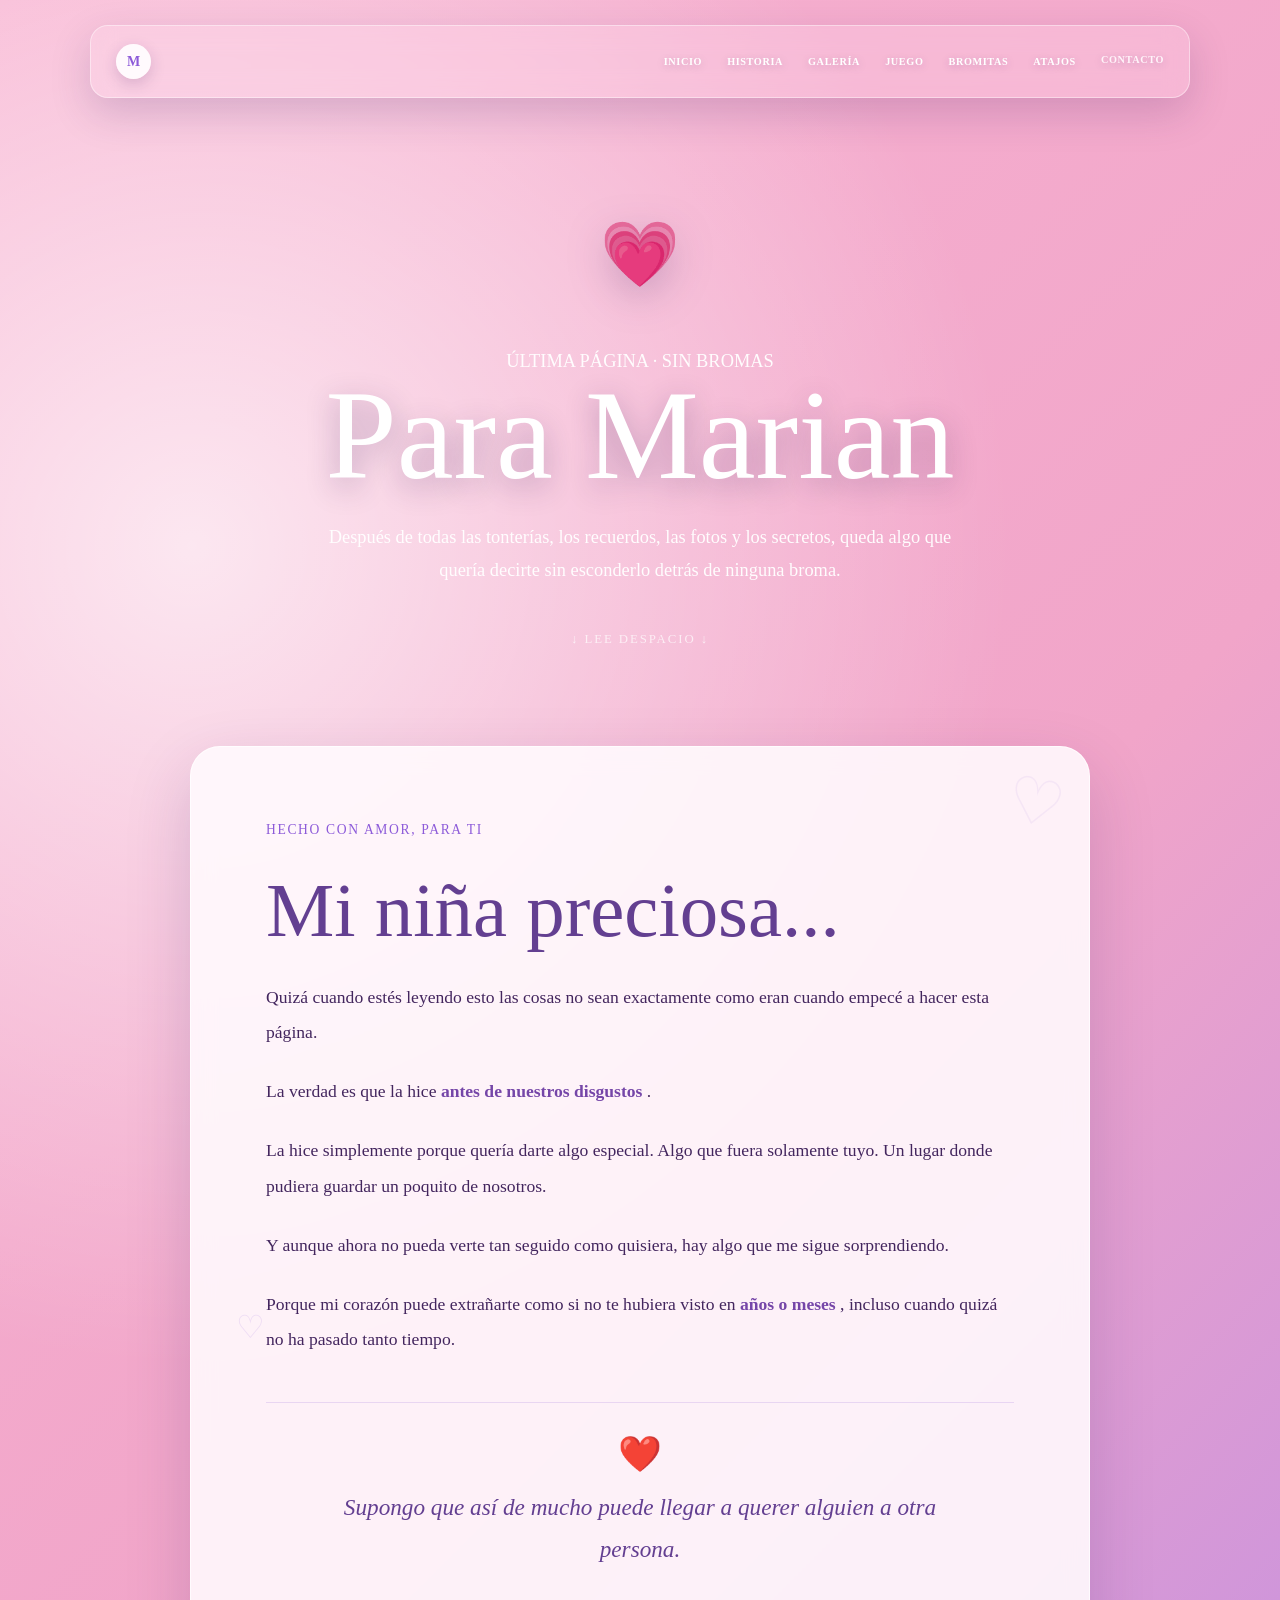
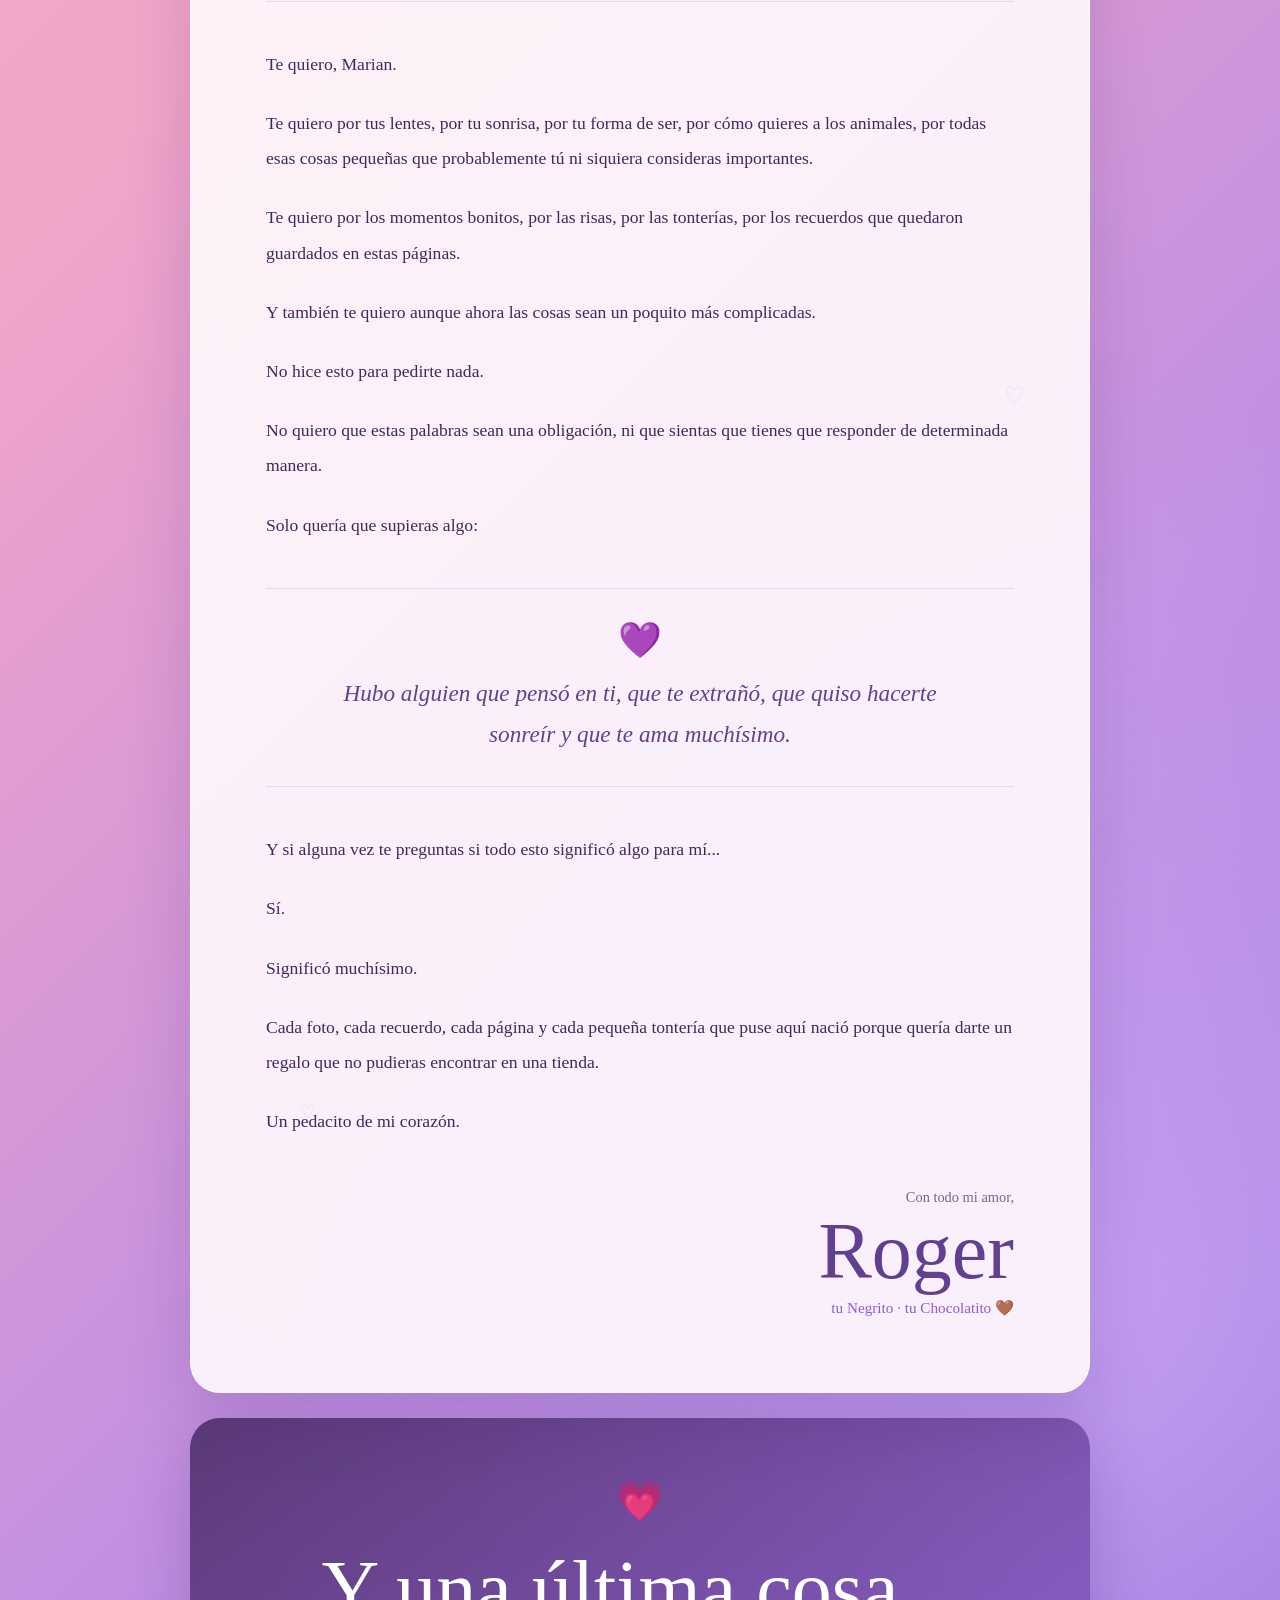
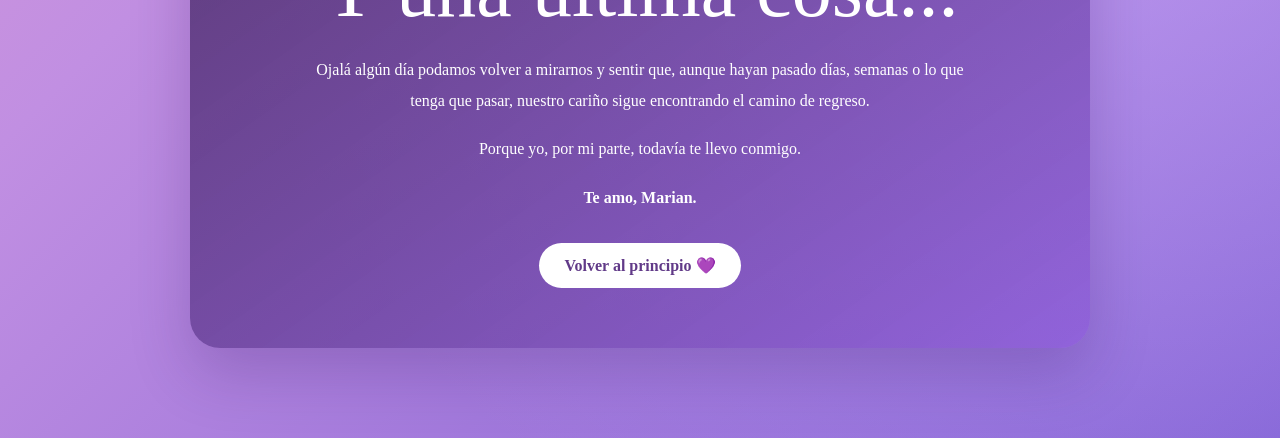
<file: contacto.html>
<!DOCTYPE html>
<html lang="es">

<head>

    <meta charset="UTF-8">

    <meta
        name="viewport"
        content="width=device-width, initial-scale=1.0"
    >

    <meta
        name="theme-color"
        content="#8d5bd9"
    >

    <title>Para Marian, con amor 💜</title>

    <link
        rel="stylesheet"
        href="style.css"
    >

    <style>

        /* =====================================================
           PÁGINA FINAL
           ===================================================== */

        .letter-page {

            position: relative;

            z-index: 2;

            width:
                min(900px, 94%);

            margin:
                auto;

            padding-bottom:
                90px;

        }


        /* =====================================================
           PORTADA
           ===================================================== */

        .letter-hero {

            min-height:
                72vh;

            display:
                flex;

            flex-direction:
                column;

            align-items:
                center;

            justify-content:
                center;

            text-align:
                center;

            color:
                white;

            padding:
                70px 15px 50px;

        }


        .letter-heart {

            font-size:
                4rem;

            margin-bottom:
                25px;

            animation:
                heartBeat 2.2s ease-in-out infinite;

            filter:
                drop-shadow(
                    0 10px 20px
                    rgba(50,20,90,.25)
                );

        }


        @keyframes heartBeat {

            0%,
            100% {

                transform:
                    scale(1);

            }

            15% {

                transform:
                    scale(1.12);

            }

            30% {

                transform:
                    scale(1);

            }

            45% {

                transform:
                    scale(1.08);

            }

            60% {

                transform:
                    scale(1);

            }

        }


        .letter-hero h1 {

            font-family:
                "Brush Script MT",
                "Segoe Script",
                cursive;

            font-size:
                clamp(4rem, 11vw, 8rem);

            font-weight:
                400;

            line-height:
                .9;

            text-shadow:
                0 8px 30px
                rgba(45,18,80,.3);

        }


        .letter-hero p {

            max-width:
                650px;

            margin-top:
                28px;

            line-height:
                1.8;

            font-size:
                clamp(1rem, 2.5vw, 1.15rem);

            opacity:
                .95;

        }


        .scroll-hint {

            margin-top:
                45px;

            font-size:
                .8rem;

            letter-spacing:
                .15em;

            opacity:
                .7;

            animation:
                floatingHint 2.5s ease-in-out infinite;

        }


        @keyframes floatingHint {

            0%,
            100% {

                transform:
                    translateY(0);

            }

            50% {

                transform:
                    translateY(7px);

            }

        }


        /* =====================================================
           CARTA
           ===================================================== */

        .letter {

            position:
                relative;

            padding:
                clamp(30px, 7vw, 75px);

            color:
                #43265e;

            background:
                rgba(255,250,253,.9);

            border:
                1px solid
                rgba(255,255,255,.7);

            border-radius:
                30px;

            box-shadow:
                0 25px 65px
                rgba(60,28,105,.18);

            backdrop-filter:
                blur(12px);

            -webkit-backdrop-filter:
                blur(12px);

            overflow:
                hidden;

        }


        .letter::before {

            content:
                "♡";

            position:
                absolute;

            top:
                18px;

            right:
                25px;

            font-size:
                4rem;

            color:
                rgba(141,91,217,.08);

            transform:
                rotate(12deg);

        }


        .letter-date {

            margin-bottom:
                35px;

            color:
                #8d5bd9;

            font-size:
                .85rem;

            letter-spacing:
                .12em;

            text-transform:
                uppercase;

        }


        .letter h2 {

            margin-bottom:
                30px;

            color:
                #633f91;

            font-family:
                "Brush Script MT",
                "Segoe Script",
                cursive;

            font-size:
                clamp(2.8rem, 7vw, 4.8rem);

            font-weight:
                400;

            line-height:
                1;

        }


        .letter p {

            margin:
                0 0 24px;

            font-size:
                clamp(1rem, 2vw, 1.1rem);

            line-height:
                2;

        }


        .letter .highlight {

            color:
                #7546a8;

            font-weight:
                bold;

        }


        /* =====================================================
           FRASE CENTRAL
           ===================================================== */

        .heart-message {

            margin:
                45px 0;

            padding:
                30px 20px;

            text-align:
                center;

            border-top:
                1px solid
                rgba(141,91,217,.18);

            border-bottom:
                1px solid
                rgba(141,91,217,.18);

        }


        .heart-message .big-heart {

            display:
                block;

            margin-bottom:
                12px;

            font-size:
                2.2rem;

        }


        .heart-message p {

            max-width:
                600px;

            margin:
                auto;

            color:
                #633f91;

            font-family:
                Georgia,
                serif;

            font-size:
                clamp(1.15rem, 3vw, 1.45rem);

            font-style:
                italic;

            line-height:
                1.8;

        }


        /* =====================================================
           FIRMA
           ===================================================== */

        .signature {

            margin-top:
                50px;

            text-align:
                right;

        }


        .signature-small {

            display:
                block;

            margin-bottom:
                5px;

            font-size:
                .9rem;

            color:
                #7b638c;

        }


        .signature-name {

            color:
                #633f91;

            font-family:
                "Brush Script MT",
                "Segoe Script",
                cursive;

            font-size:
                clamp(3rem, 8vw, 5rem);

            line-height:
                1;

        }


        .nicknames {

            margin-top:
                8px;

            color:
                #8d5bd9;

            font-size:
                .95rem;

        }


        /* =====================================================
           ÚLTIMA FRASE
           ===================================================== */

        .last-message {

            margin-top:
                25px;

            padding:
                clamp(35px, 6vw, 60px) 25px;

            text-align:
                center;

            color:
                white;

            border-radius:
                30px;

            background:
                linear-gradient(
                    145deg,
                    rgba(68,38,95,.82),
                    rgba(141,91,217,.72)
                );

            box-shadow:
                0 25px 60px
                rgba(50,20,90,.22);

        }


        .last-message .last-heart {

            display:
                block;

            margin-bottom:
                20px;

            font-size:
                2.4rem;

        }


        .last-message h2 {

            margin-bottom:
                20px;

            font-family:
                "Brush Script MT",
                "Segoe Script",
                cursive;

            font-size:
                clamp(2.8rem, 7vw, 5rem);

            font-weight:
                400;

        }


        .last-message p {

            max-width:
                650px;

            margin:
                auto;

            line-height:
                1.9;

        }


        .return-home {

            display:
                inline-block;

            margin-top:
                30px;

            padding:
                13px 25px;

            color:
                #613a88;

            background:
                #fff;

            border-radius:
                50px;

            text-decoration:
                none;

            font-weight:
                bold;

            transition:
                transform .25s ease,
                box-shadow .25s ease;

        }


        .return-home:hover {

            transform:
                translateY(-3px);

            box-shadow:
                0 10px 25px
                rgba(30,10,60,.2);

        }


        /* =====================================================
           CORAZONES PEQUEÑOS DE LA CARTA
           ===================================================== */

        .letter-decoration {

            position:
                absolute;

            color:
                rgba(141,91,217,.15);

            pointer-events:
                none;

            animation:
                tinyFloat 4s ease-in-out infinite;

        }


        .decoration-one {

            left:
                5%;

            top:
                25%;

            font-size:
                2rem;

        }


        .decoration-two {

            right:
                7%;

            top:
                55%;

            font-size:
                1.5rem;

            animation-delay:
                1s;

        }


        .decoration-three {

            left:
                12%;

            bottom:
                12%;

            font-size:
                1.2rem;

            animation-delay:
                2s;

        }


        @keyframes tinyFloat {

            0%,
            100% {

                transform:
                    translateY(0)
                    rotate(0deg);

            }

            50% {

                transform:
                    translateY(-10px)
                    rotate(8deg);

            }

        }


        /* =====================================================
           RESPONSIVE
           ===================================================== */

        @media (max-width: 600px) {

            .letter-page {

                width:
                    96%;

            }


            .letter-hero {

                min-height:
                    60vh;

                padding:
                    55px 10px 40px;

            }


            .letter-hero h1 {

                font-size:
                    clamp(3.8rem, 16vw, 5.5rem);

            }


            .letter {

                padding:
                    30px 24px;

                border-radius:
                    23px;

            }


            .letter h2 {

                font-size:
                    3.3rem;

            }


            .signature {

                text-align:
                    center;

            }


            .signature-name {

                font-size:
                    4rem;

            }

        }


        /* =====================================================
           REDUCCIÓN DE MOVIMIENTO
           ===================================================== */

        @media (prefers-reduced-motion: reduce) {

            .letter-heart,
            .scroll-hint,
            .letter-decoration {

                animation:
                    none;

            }

        }

    </style>

</head>


<body>


    <!-- =====================================================
         CORAZONES DEL FONDO
         ===================================================== -->

    <div
        class="heart-background"
        aria-hidden="true"
    >

        <img
            src="assets/img/corazon1.png"
            alt=""
            class="heart heart-1"
        >

        <img
            src="assets/img/corazon2.png"
            alt=""
            class="heart heart-2"
        >

        <img
            src="assets/img/corazon3.png"
            alt=""
            class="heart heart-3"
        >

        <img
            src="assets/img/corazon1.png"
            alt=""
            class="heart heart-4"
        >

        <img
            src="assets/img/corazon2.png"
            alt=""
            class="heart heart-5"
        >

        <img
            src="assets/img/corazon3.png"
            alt=""
            class="heart heart-6"
        >

    </div>


    <!-- =====================================================
         NAVEGACIÓN
         ===================================================== -->

    <header class="navbar">


        <a
            href="index.html"
            class="logo"
        >
            M
        </a>


        <button
            class="menu-button"
            id="menuButton"
            aria-label="Abrir menú"
        >
            ☰
        </button>


        <nav
            class="nav-links"
            id="navLinks"
        >

            <a href="index.html">
                INICIO
            </a>


            <a href="historia.html">
                HISTORIA
            </a>


            <a href="galeria.html">
                GALERÍA
            </a>


            <a href="juego.html">
                JUEGO
            </a>


            <a href="bromitas.html">
                BROMITAS
            </a>


            <a href="atajos.html">
                ATAJOS
            </a>


            <a
                href="contacto.html"
                class="active"
            >
                CONTACTO
            </a>

        </nav>

    </header>


    <!-- =====================================================
         CONTENIDO
         ===================================================== -->

    <main class="letter-page">


        <!-- =================================================
             INTRO
             ================================================= -->

        <section class="letter-hero">


            <div class="letter-heart">
                💗
            </div>


            <p>
                ÚLTIMA PÁGINA · SIN BROMAS
            </p>


            <h1>
                Para Marian
            </h1>


            <p>
                Después de todas las tonterías,
                los recuerdos, las fotos y los secretos,
                queda algo que quería decirte sin esconderlo
                detrás de ninguna broma.
            </p>


            <span class="scroll-hint">
                ↓ LEE DESPACIO ↓
            </span>


        </section>


        <!-- =================================================
             CARTA
             ================================================= -->

        <article class="letter">


            <span class="letter-decoration decoration-one">
                ♡
            </span>


            <span class="letter-decoration decoration-two">
                ♡
            </span>


            <span class="letter-decoration decoration-three">
                ♡
            </span>


            <div class="letter-date">
                Hecho con amor, para ti
            </div>


            <h2>
                Mi niña preciosa...
            </h2>


            <p>
                Quizá cuando estés leyendo esto las cosas
                no sean exactamente como eran cuando empecé
                a hacer esta página.
            </p>


            <p>
                La verdad es que la hice
                <span class="highlight">
                    antes de nuestros disgustos
                </span>.
            </p>


            <p>
                La hice simplemente porque quería darte
                algo especial. Algo que fuera solamente
                tuyo. Un lugar donde pudiera guardar
                un poquito de nosotros.
            </p>


            <p>
                Y aunque ahora no pueda verte tan seguido
                como quisiera, hay algo que me sigue
                sorprendiendo.
            </p>


            <p>
                Porque mi corazón puede extrañarte
                como si no te hubiera visto en
                <span class="highlight">
                    años o meses
                </span>,
                incluso cuando quizá no ha pasado
                tanto tiempo.
            </p>


            <div class="heart-message">


                <span class="big-heart">
                    ❤️
                </span>


                <p>
                    Supongo que así de mucho puede
                    llegar a querer alguien a otra persona.
                </p>


            </div>


            <p>
                Te quiero, Marian.
            </p>


            <p>
                Te quiero por tus lentes, por tu sonrisa,
                por tu forma de ser, por cómo quieres
                a los animales, por todas esas cosas
                pequeñas que probablemente tú ni siquiera
                consideras importantes.
            </p>


            <p>
                Te quiero por los momentos bonitos,
                por las risas, por las tonterías,
                por los recuerdos que quedaron guardados
                en estas páginas.
            </p>


            <p>
                Y también te quiero aunque ahora las cosas
                sean un poquito más complicadas.
            </p>


            <p>
                No hice esto para pedirte nada.
            </p>


            <p>
                No quiero que estas palabras sean una
                obligación, ni que sientas que tienes que
                responder de determinada manera.
            </p>


            <p>
                Solo quería que supieras algo:
            </p>


            <div class="heart-message">


                <span class="big-heart">
                    💜
                </span>


                <p>
                    Hubo alguien que pensó en ti,
                    que te extrañó, que quiso hacerte
                    sonreír y que te ama muchísimo.
                </p>


            </div>


            <p>
                Y si alguna vez te preguntas si todo
                esto significó algo para mí...
            </p>


            <p>
                Sí.
            </p>


            <p>
                Significó muchísimo.
            </p>


            <p>
                Cada foto, cada recuerdo, cada página
                y cada pequeña tontería que puse aquí
                nació porque quería darte un regalo
                que no pudieras encontrar en una tienda.
            </p>


            <p>
                Un pedacito de mi corazón.
            </p>


            <div class="signature">


                <span class="signature-small">
                    Con todo mi amor,
                </span>


                <div class="signature-name">
                    Roger
                </div>


                <div class="nicknames">
                    tu Negrito · tu Chocolatito 🤎
                </div>


            </div>


        </article>


        <!-- =================================================
             ÚLTIMO MENSAJE
             ================================================= -->

        <section class="last-message">


            <span class="last-heart">
                💗
            </span>


            <h2>
                Y una última cosa...
            </h2>


            <p>
                Ojalá algún día podamos volver a mirarnos
                y sentir que, aunque hayan pasado días,
                semanas o lo que tenga que pasar,
                nuestro cariño sigue encontrando
                el camino de regreso.
            </p>


            <br>


            <p>
                Porque yo, por mi parte,
                todavía te llevo conmigo.
            </p>


            <br>


            <p>
                <strong>
                    Te amo, Marian.
                </strong>
            </p>


            <a
                href="index.html"
                class="return-home"
            >
                Volver al principio 💜
            </a>


        </section>


    </main>


    <!-- =====================================================
         JAVASCRIPT
         ===================================================== -->

    <script>


        /* =================================================
           MENÚ RESPONSIVE
           ================================================= */

        const menuButton =
            document.getElementById(
                "menuButton"
            );


        const navLinks =
            document.getElementById(
                "navLinks"
            );


        menuButton.addEventListener(
            "click",
            () => {

                navLinks.classList.toggle(
                    "open"
                );

                menuButton.classList.toggle(
                    "open"
                );

            }
        );


        document
            .querySelectorAll(
                ".nav-links a"
            )
            .forEach(link => {

                link.addEventListener(
                    "click",
                    () => {

                        navLinks.classList.remove(
                            "open"
                        );

                        menuButton.classList.remove(
                            "open"
                        );

                    }
                );

            });


    </script>


</body>

</html>
</file>
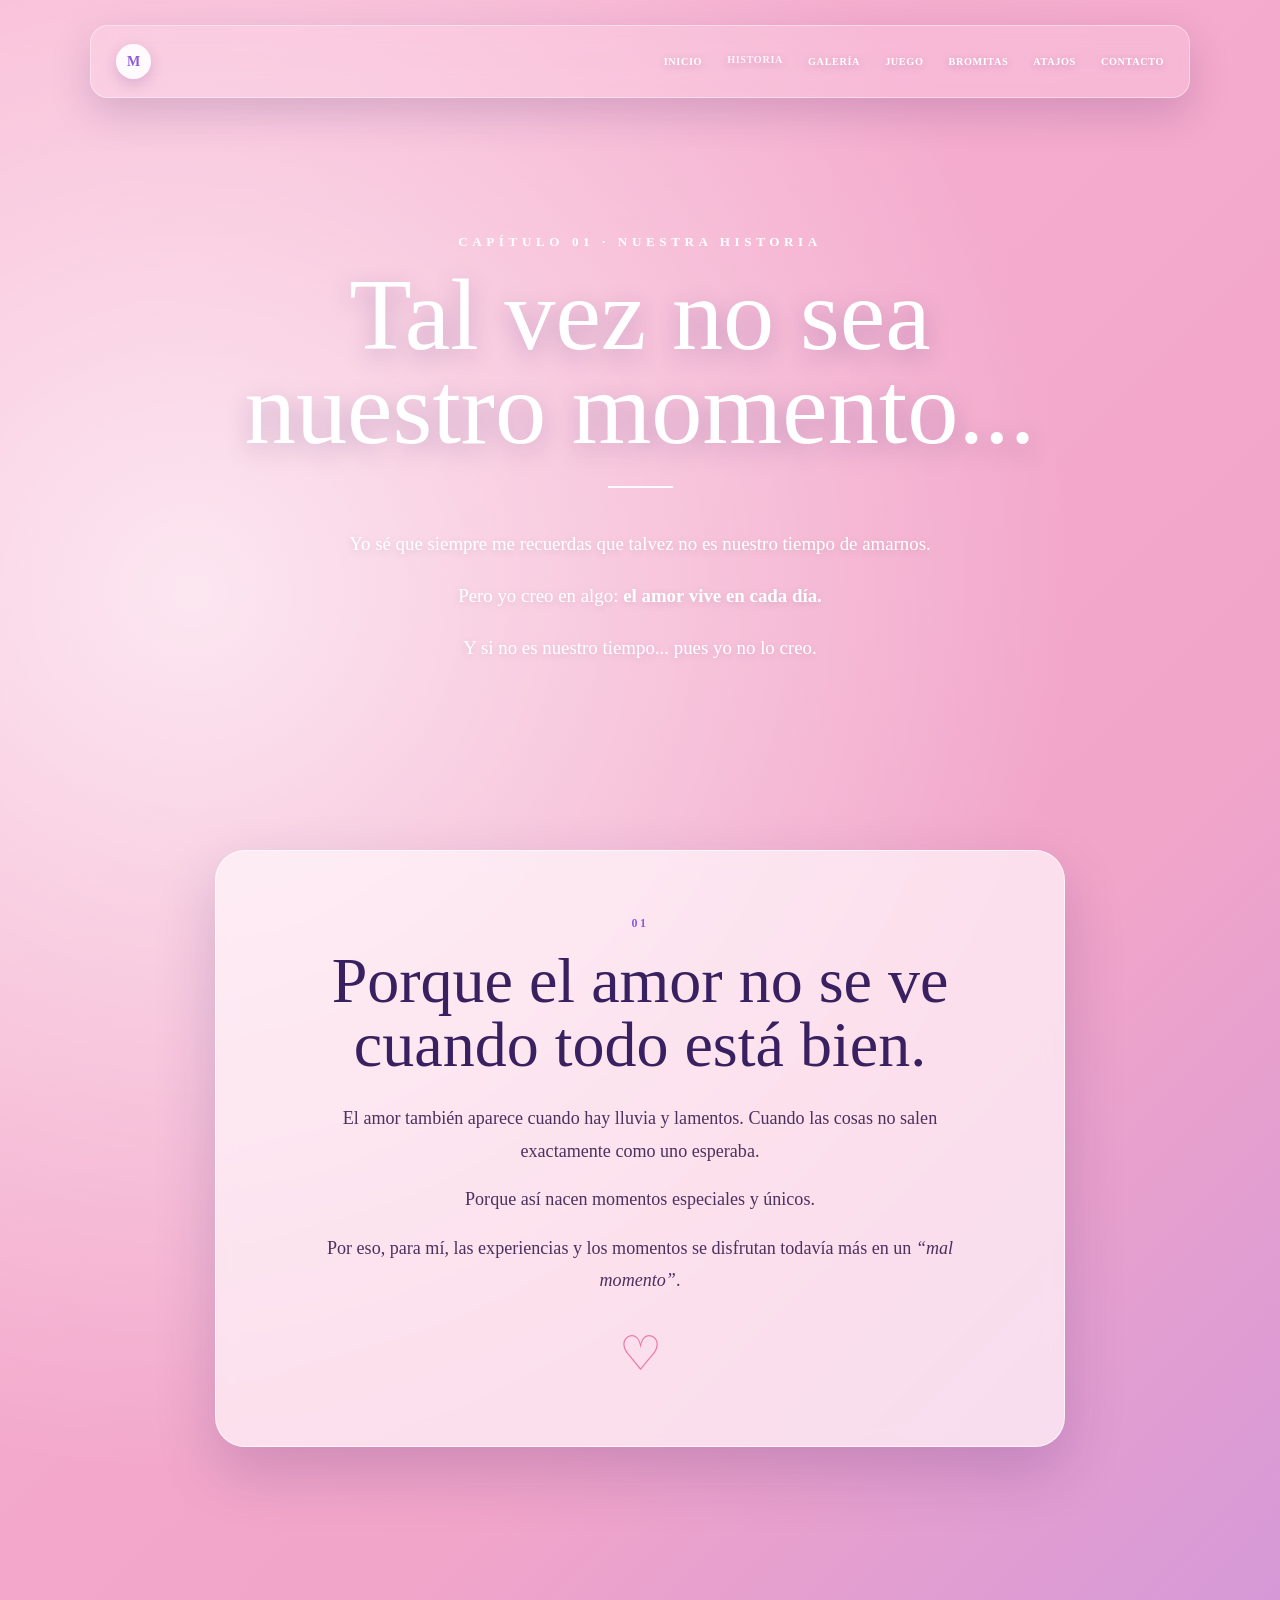
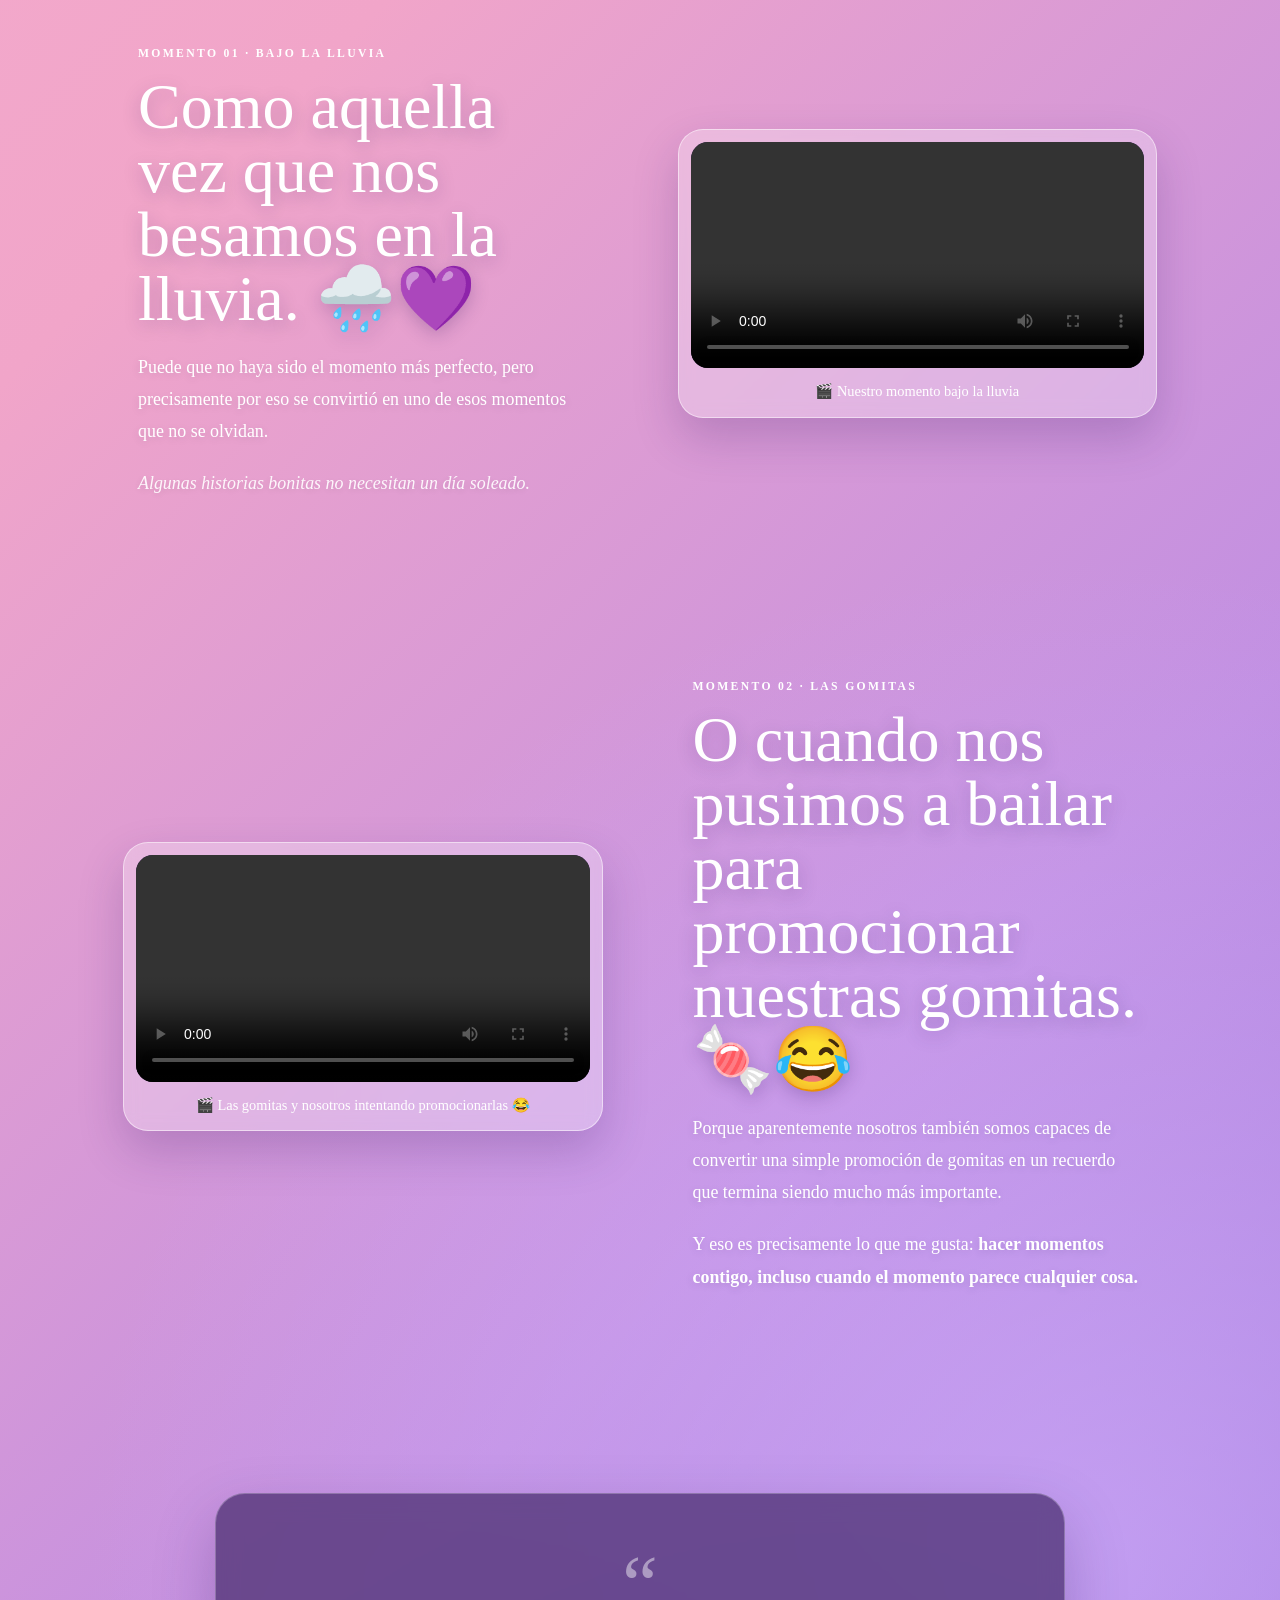
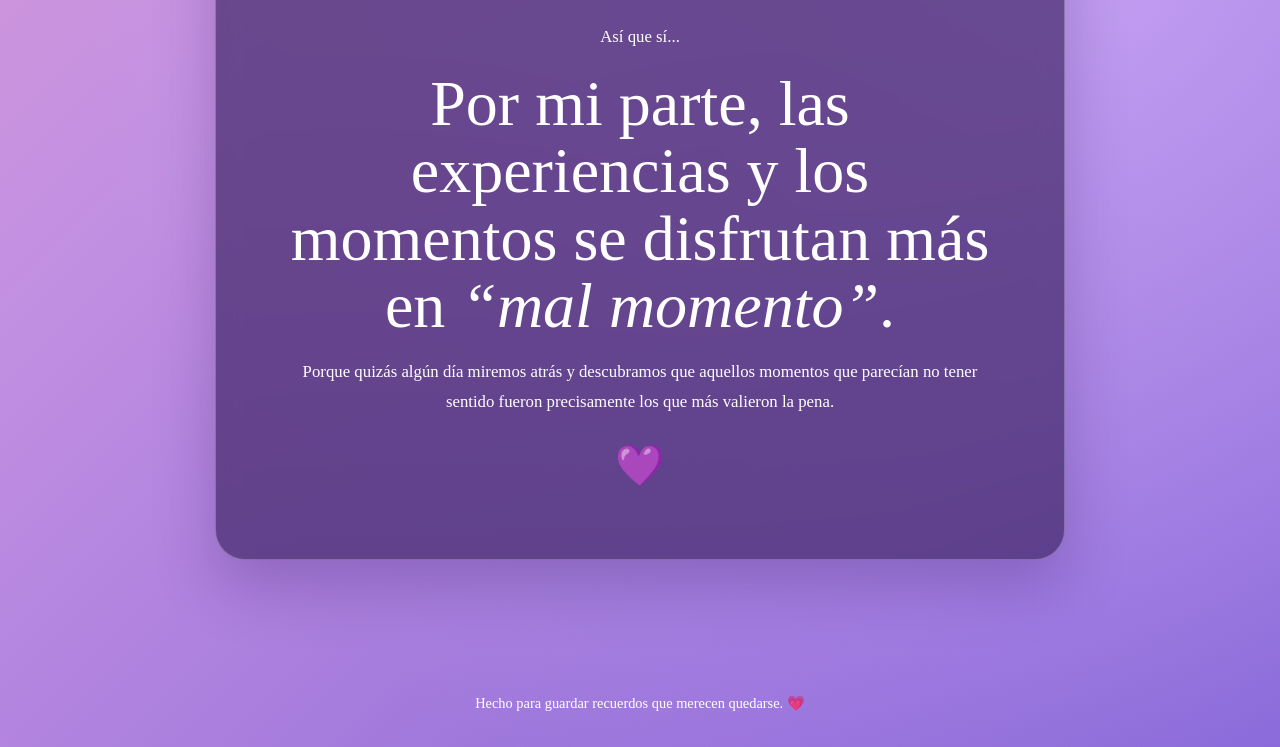
<file: historia.html>
<!DOCTYPE html>
<html lang="es">

<head>
    <meta charset="UTF-8">

    <!-- Hace que la página se adapte a celular, tablet y computadora -->
    <meta name="viewport" content="width=device-width, initial-scale=1.0">

    <meta name="theme-color" content="#8d5bd9">

    <title>Nuestra historia | Para Marian 💜</title>

    <!-- Nuestro CSS principal -->
    <link rel="stylesheet" href="style.css">

    <style>
        /* =====================================================
           HISTORIA
           ===================================================== */

        .history-page {
            position: relative;
            z-index: 2;
            width: min(1100px, 94%);
            margin: auto;
        }

        /* =====================================================
           INTRODUCCIÓN
           ===================================================== */

        .history-intro {
            min-height: 78vh;
            padding: 90px 20px 80px;

            display: flex;
            flex-direction: column;
            align-items: center;
            justify-content: center;

            text-align: center;
            color: white;
        }

        .history-intro h1,
        .memory-text h2,
        .love-card h2,
        .ending-card .big-ending {

            font-family:
                "Brush Script MT",
                "Segoe Script",
                cursive;

            font-weight: 400;
        }

        .history-intro h1 {
            font-size: clamp(3.5rem, 8vw, 7rem);
            line-height: .92;

            text-shadow:
                0 7px 25px rgba(57, 25, 103, .25);
        }

        .history-intro .line {
            width: 65px;
            height: 2px;

            margin: 30px auto;

            background: white;
        }

        .history-text {
            width: min(720px, 100%);

            margin: 9px auto;

            font-size:
                clamp(1rem, 2vw, 1.18rem);

            line-height: 1.8;

            text-shadow:
                0 2px 8px rgba(54, 23, 91, .15);
        }

        /* =====================================================
           FRASE PRINCIPAL
           ===================================================== */

        .love-section {
            padding: 50px 0 110px;
        }

        .love-card {
            width: min(850px, 100%);

            margin: auto;

            padding:
                clamp(30px, 6vw, 65px);

            text-align: center;

            color: var(--texto);

            background:
                rgba(255, 245, 250, .72);

            border:
                1px solid rgba(255, 255, 255, .65);

            border-radius: 30px;

            box-shadow:
                0 25px 60px rgba(60, 28, 105, .2);

            backdrop-filter: blur(10px);
            -webkit-backdrop-filter: blur(10px);

            opacity: 0;

            transform:
                translateY(35px);

            transition:
                opacity .9s ease,
                transform .9s ease;
        }

        .love-card.visible {
            opacity: 1;

            transform:
                translateY(0);
        }

        .love-number {
            color: var(--violeta);

            font-size: .75rem;

            font-weight: bold;

            letter-spacing: .2em;
        }

        .love-card h2 {
            color: var(--violeta-oscuro);

            font-size:
                clamp(2.5rem, 5vw, 4.5rem);

            line-height: 1;

            margin:
                18px 0 25px;
        }

        .love-card p {
            max-width: 680px;

            margin:
                16px auto;

            font-size:
                clamp(1rem, 2vw, 1.13rem);

            line-height: 1.8;
        }

        .little-heart {
            margin-top: 28px;

            color: var(--rosa-fuerte);

            font-size: 3rem;

            animation:
                littlePulse 2s ease-in-out infinite;
        }

        @keyframes littlePulse {

            0%,
            100% {
                transform: scale(1);
            }

            50% {
                transform: scale(1.15);
            }
        }

        /* =====================================================
           SECCIONES DE RECUERDOS
           ===================================================== */

        .memory-section {

            display: grid;

            grid-template-columns:
                1fr 1fr;

            align-items: center;

            gap:
                clamp(30px, 6vw, 75px);

            padding:
                75px 3%;

            opacity: 0;

            transform:
                translateY(35px);

            transition:
                opacity .9s ease,
                transform .9s ease;
        }

        .memory-section.visible {

            opacity: 1;

            transform:
                translateY(0);
        }

        .memory-text {
            padding: 15px;
        }

        .memory-label {

            display: block;

            margin-bottom: 15px;

            color: white;

            font-size: .73rem;

            font-weight: bold;

            letter-spacing: .2em;
        }

        .memory-text h2 {

            color: white;

            font-size:
                clamp(2.5rem, 5vw, 4.2rem);

            line-height: 1;

            text-shadow:
                0 5px 18px rgba(56, 24, 100, .25);
        }

        .memory-text p {

            margin-top: 20px;

            color: white;

            font-size:
                clamp(1rem, 1.7vw, 1.12rem);

            line-height: 1.8;

            text-shadow:
                0 2px 8px rgba(54, 23, 91, .15);
        }

        .memory-caption {

            font-style: italic;

            opacity: .9;
        }

        /* =====================================================
           VIDEOS
           ===================================================== */

        .video-card {

            padding: 12px;

            background:
                rgba(255, 255, 255, .28);

            border:
                1px solid rgba(255, 255, 255, .5);

            border-radius: 25px;

            box-shadow:
                0 20px 45px rgba(60, 28, 105, .22);

            backdrop-filter: blur(8px);
            -webkit-backdrop-filter: blur(8px);
        }

        .memory-video {

            display: block;

            width: 100%;

            max-width: 100%;

            height: auto;

            max-height: 600px;

            border-radius: 17px;

            background:
                #392060;

            object-fit: contain;
        }

        .video-note {

            margin:
                13px 7px 3px;

            color: white;

            text-align: center;

            font-size: .9rem;

            line-height: 1.4;
        }

        /* =====================================================
           CIERRE
           ===================================================== */

        .history-ending {

            padding:
                110px 0 100px;
        }

        .ending-card {

            width:
                min(850px, 100%);

            margin: auto;

            padding:
                clamp(35px, 7vw, 70px);

            text-align: center;

            background:
                rgba(57, 32, 96, .65);

            border:
                1px solid rgba(255, 255, 255, .25);

            border-radius: 30px;

            color: white;

            box-shadow:
                0 25px 60px rgba(48, 20, 91, .25);

            backdrop-filter: blur(12px);
            -webkit-backdrop-filter: blur(12px);

            opacity: 0;

            transform:
                translateY(35px);

            transition:
                opacity .9s ease,
                transform .9s ease;
        }

        .ending-card.visible {

            opacity: 1;

            transform:
                translateY(0);
        }

        .quote-mark {

            font-family: Georgia, serif;

            font-size: 5rem;

            line-height: .5;

            opacity: .45;
        }

        .ending-card p {

            margin:
                18px auto;

            max-width: 700px;

            line-height: 1.8;

            font-size: 1.05rem;
        }

        .ending-card .big-ending {

            font-size:
                clamp(2.4rem, 5vw, 4.2rem);

            line-height: 1.05;
        }

        .ending-heart {

            margin-top: 25px;

            font-size: 2.5rem;
        }

        .history-footer {

            position: relative;

            z-index: 2;

            padding: 35px 15px;

            text-align: center;

            color: white;

            font-size: .9rem;
        }

        /* =====================================================
           TABLET
           ===================================================== */

        @media (max-width: 800px) {

            .memory-section {

                grid-template-columns: 1fr;

                padding:
                    55px 3%;
            }

        }

        /* =====================================================
           CELULAR
           ===================================================== */

        @media (max-width: 650px) {

            .history-page {
                width: 96%;
            }

            .history-intro {

                min-height: 70vh;

                padding:
                    65px 12px 55px;
            }

            .history-intro h1 {

                font-size:
                    clamp(3rem, 14vw, 4.5rem);
            }

            .history-text {

                font-size: .98rem;

                line-height: 1.7;
            }

            .love-section,
            .history-ending {

                padding-top: 35px;

                padding-bottom: 70px;
            }

            .love-card {

                border-radius: 22px;
            }

            .memory-text h2 {

                font-size:
                    clamp(2.5rem, 12vw, 4rem);
            }

            .memory-video {

                border-radius: 13px;
            }

        }
    </style>
</head>


<body>

    <!-- =====================================================
         CORAZONES DEL FONDO
         ===================================================== -->

    <div class="heart-background" aria-hidden="true">

        <img
            src="assets/img/corazon1.png"
            alt=""
            class="heart heart-1"
        >

        <img
            src="assets/img/corazon2.png"
            alt=""
            class="heart heart-2"
        >

        <img
            src="assets/img/corazon3.png"
            alt=""
            class="heart heart-3"
        >

        <img
            src="assets/img/corazon1.png"
            alt=""
            class="heart heart-4"
        >

        <img
            src="assets/img/corazon2.png"
            alt=""
            class="heart heart-5"
        >

        <img
            src="assets/img/corazon3.png"
            alt=""
            class="heart heart-6"
        >

    </div>


    <!-- =====================================================
         NAVEGACIÓN
         ===================================================== -->

    <header class="navbar">

        <a href="index.html" class="logo">
            M
        </a>

        <button
            class="menu-button"
            id="menuButton"
            aria-label="Abrir menú"
        >
            ☰
        </button>

        <nav
            class="nav-links"
            id="navLinks"
        >

            <a href="index.html">
                INICIO
            </a>

            <a
                href="historia.html"
                class="active"
            >
                HISTORIA
            </a>

            <a href="galeria.html">
                GALERÍA
            </a>

            <a href="juego.html">
                JUEGO
            </a>

            <a href="bromitas.html">
                BROMITAS
            </a>

            <a href="atajos.html">
                ATAJOS
            </a>

            <a href="contacto.html">
                CONTACTO
            </a>

        </nav>

    </header>


    <!-- =====================================================
         HISTORIA
         ===================================================== -->

    <main class="history-page">


        <!-- INTRO -->

        <section class="history-intro">

            <p class="tiny-title">
                CAPÍTULO 01 · NUESTRA HISTORIA
            </p>

            <h1>
                Tal vez no sea<br>
                nuestro momento...
            </h1>

            <div class="line"></div>

            <p class="history-text">
                Yo sé que siempre me recuerdas que talvez
                no es nuestro tiempo de amarnos.
            </p>

            <p class="history-text">
                Pero yo creo en algo:
                <strong>
                    el amor vive en cada día.
                </strong>
            </p>

            <p class="history-text">
                Y si no es nuestro tiempo...
                pues yo no lo creo.
            </p>

        </section>


        <!-- IDEA PRINCIPAL -->

        <section class="love-section">

            <div class="love-card">

                <div class="love-number">
                    01
                </div>

                <h2>
                    Porque el amor no se ve
                    cuando todo está bien.
                </h2>

                <p>
                    El amor también aparece cuando hay lluvia
                    y lamentos. Cuando las cosas no salen
                    exactamente como uno esperaba.
                </p>

                <p>
                    Porque así nacen momentos especiales
                    y únicos.
                </p>

                <p>
                    Por eso, para mí, las experiencias y los
                    momentos se disfrutan todavía más en un
                    <em>“mal momento”</em>.
                </p>

                <div class="little-heart">
                    ♡
                </div>

            </div>

        </section>


        <!-- =================================================
             MOMENTO 1
             ================================================= -->

        <section class="memory-section">

            <div class="memory-text">

                <span class="memory-label">
                    MOMENTO 01 · BAJO LA LLUVIA
                </span>

                <h2>
                    Como aquella vez que nos
                    besamos en la lluvia. 🌧️💜
                </h2>

                <p>
                    Puede que no haya sido el momento más
                    perfecto, pero precisamente por eso
                    se convirtió en uno de esos momentos
                    que no se olvidan.
                </p>

                <p class="memory-caption">
                    Algunas historias bonitas no necesitan
                    un día soleado.
                </p>

            </div>


            <div class="video-card">

                <video
                    controls
                    playsinline
                    preload="metadata"
                    class="memory-video"
                >

                    <source
                        src="assets/video/video1.mp4"
                        type="video/mp4"
                    >

                    Tu navegador no puede reproducir
                    este video.

                </video>

                <p class="video-note">
                    🎬 Nuestro momento bajo la lluvia
                </p>

            </div>

        </section>


        <!-- =================================================
             MOMENTO 2
             ================================================= -->

        <section class="memory-section">

            <div class="video-card">

                <video
                    controls
                    playsinline
                    preload="metadata"
                    class="memory-video"
                >

                    <source
                        src="assets/video/video2.mp4"
                        type="video/mp4"
                    >

                    Tu navegador no puede reproducir
                    este video.

                </video>

                <p class="video-note">
                    🎬 Las gomitas y nosotros intentando
                    promocionarlas 😂
                </p>

            </div>


            <div class="memory-text">

                <span class="memory-label">
                    MOMENTO 02 · LAS GOMITAS
                </span>

                <h2>
                    O cuando nos pusimos a bailar
                    para promocionar nuestras gomitas. 🍬😂
                </h2>

                <p>
                    Porque aparentemente nosotros también
                    somos capaces de convertir una simple
                    promoción de gomitas en un recuerdo
                    que termina siendo mucho más importante.
                </p>

                <p>
                    Y eso es precisamente lo que me gusta:
                    <strong>
                        hacer momentos contigo,
                        incluso cuando el momento parece
                        cualquier cosa.
                    </strong>
                </p>

            </div>

        </section>


        <!-- =================================================
             CIERRE
             ================================================= -->

        <section class="history-ending">

            <div class="ending-card">

                <div class="quote-mark">
                    “
                </div>

                <p>
                    Así que sí...
                </p>

                <p class="big-ending">
                    Por mi parte, las experiencias y los
                    momentos se disfrutan más en
                    <em>“mal momento”</em>.
                </p>

                <p>
                    Porque quizás algún día miremos atrás
                    y descubramos que aquellos momentos
                    que parecían no tener sentido fueron
                    precisamente los que más valieron la pena.
                </p>

                <div class="ending-heart">
                    💜
                </div>

            </div>

        </section>

    </main>


    <footer class="history-footer">

        Hecho para guardar recuerdos que merecen quedarse. 💗

    </footer>


    <!-- =====================================================
         JAVASCRIPT
         ===================================================== -->

    <script>

        /* Menú de teléfono */

        const menuButton =
            document.getElementById("menuButton");

        const navLinks =
            document.getElementById("navLinks");


        menuButton.addEventListener("click", () => {

            navLinks.classList.toggle("open");

            menuButton.classList.toggle("open");

        });


        /* Cerrar menú después de seleccionar una página */

        document
            .querySelectorAll(".nav-links a")
            .forEach(link => {

                link.addEventListener("click", () => {

                    navLinks.classList.remove("open");

                    menuButton.classList.remove("open");

                });

            });


        /* Animaciones al bajar por la página */

        const observer =
            new IntersectionObserver(

                entries => {

                    entries.forEach(entry => {

                        if (entry.isIntersecting) {

                            entry.target.classList.add(
                                "visible"
                            );

                            observer.unobserve(
                                entry.target
                            );

                        }

                    });

                },

                {
                    threshold: 0.12
                }

            );


        document
            .querySelectorAll(
                ".love-card, .memory-section, .ending-card"
            )
            .forEach(element => {

                observer.observe(element);

            });

    </script>

</body>

</html>
</file>
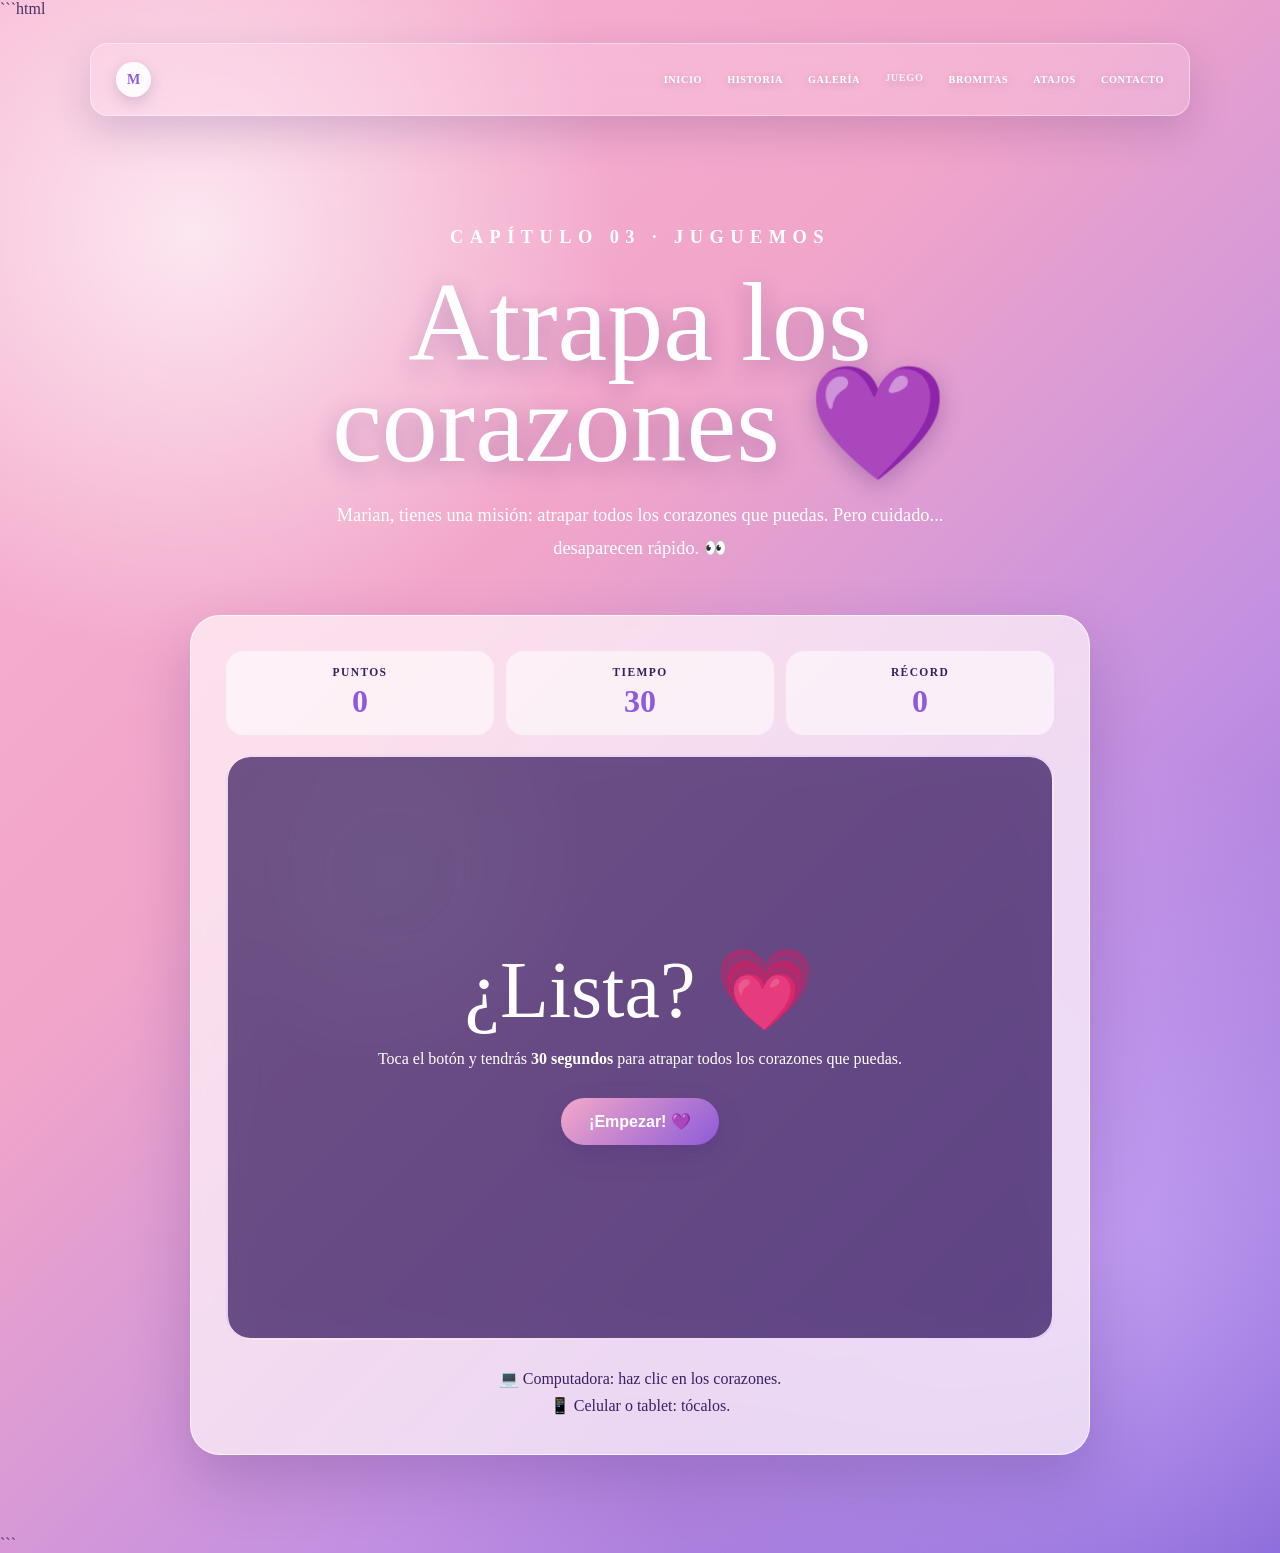
<file: juego.html>
```html
<!DOCTYPE html>
<html lang="es">

<head>

    <meta charset="UTF-8">

    <!-- Hace que el juego se adapte a cualquier pantalla -->
    <meta
        name="viewport"
        content="width=device-width, initial-scale=1.0"
    >

    <meta
        name="theme-color"
        content="#8d5bd9"
    >

    <title>Atrapa los corazones | Para Marian 💜</title>

    <!-- CSS GENERAL DE TODA LA PÁGINA -->
    <link
        rel="stylesheet"
        href="style.css"
    >


    <style>

        /* =====================================================
           PÁGINA DEL JUEGO
           ===================================================== */

        .game-page {

            position: relative;

            z-index: 2;

            width: min(1100px, 94%);

            margin: auto;

            padding-bottom: 80px;

        }


        /* =====================================================
           INTRODUCCIÓN
           ===================================================== */

        .game-intro {

            min-height: 55vh;

            padding:
                80px 15px 50px;

            display: flex;

            flex-direction: column;

            align-items: center;

            justify-content: center;

            text-align: center;

            color: white;

        }


        .game-intro h1 {

            font-family:
                "Brush Script MT",
                "Segoe Script",
                cursive;

            font-size:
                clamp(3.8rem, 9vw, 7rem);

            font-weight: 400;

            line-height: .9;

            text-shadow:
                0 7px 25px
                rgba(57, 25, 103, .3);

        }


        .game-intro p {

            max-width: 650px;

            margin-top: 25px;

            font-size:
                clamp(1rem, 2vw, 1.15rem);

            line-height: 1.8;

        }


        /* =====================================================
           CAJA PRINCIPAL
           ===================================================== */

        .game-card {

            width:
                min(900px, 100%);

            margin:
                auto;

            padding:
                clamp(20px, 4vw, 35px);

            background:
                rgba(255, 245, 250, .72);

            border:
                1px solid
                rgba(255, 255, 255, .65);

            border-radius:
                30px;

            box-shadow:
                0 25px 60px
                rgba(60, 28, 105, .22);

            backdrop-filter:
                blur(10px);

            -webkit-backdrop-filter:
                blur(10px);

        }


        /* =====================================================
           MARCADOR
           ===================================================== */

        .game-stats {

            display: grid;

            grid-template-columns:
                repeat(3, 1fr);

            gap: 12px;

            margin-bottom: 20px;

        }


        .stat {

            padding:
                15px 10px;

            text-align: center;

            background:
                rgba(255, 255, 255, .55);

            border-radius:
                18px;

        }


        .stat-label {

            display: block;

            color:
                var(--violeta-oscuro);

            font-size:
                .72rem;

            font-weight: bold;

            letter-spacing:
                .12em;

        }


        .stat-value {

            display: block;

            margin-top:
                5px;

            color:
                var(--violeta);

            font-size:
                clamp(1.4rem, 4vw, 2rem);

            font-weight:
                bold;

        }


        /* =====================================================
           ÁREA DE JUEGO
           ===================================================== */

        #gameArea {

            position: relative;

            width: 100%;

            /*
             * Usamos min-height en vez de una altura fija.
             * Así funciona mejor en pantallas diferentes.
             */

            min-height:
                clamp(420px, 65vh, 650px);

            overflow: hidden;

            border-radius:
                24px;

            background:

                radial-gradient(
                    circle at 20% 20%,
                    rgba(255,255,255,.45),
                    transparent 25%
                ),

                linear-gradient(
                    135deg,
                    rgba(245,168,200,.45),
                    rgba(141,91,217,.48)
                );

            border:
                2px solid
                rgba(255,255,255,.5);

            box-shadow:
                inset
                0 0 40px
                rgba(255,255,255,.18);

            /*
             * MUY IMPORTANTE PARA CELULAR:
             *
             * Evita que el navegador interprete
             * un toque como desplazamiento mientras
             * se está jugando.
             */

            touch-action:
                none;

        }


        /* =====================================================
           MENSAJE ANTES DE COMENZAR
           ===================================================== */

        .game-start-screen {

            position: absolute;

            z-index: 20;

            inset: 0;

            display: flex;

            flex-direction: column;

            align-items: center;

            justify-content: center;

            padding:
                25px;

            text-align: center;

            background:
                rgba(57,32,96,.72);

            color: white;

            backdrop-filter:
                blur(8px);

            -webkit-backdrop-filter:
                blur(8px);

        }


        .game-start-screen h2 {

            font-family:
                "Brush Script MT",
                "Segoe Script",
                cursive;

            font-size:
                clamp(2.8rem, 7vw, 5rem);

            font-weight: 400;

            line-height: 1;

            margin-bottom:
                15px;

        }


        .game-start-screen p {

            max-width:
                550px;

            line-height:
                1.7;

            margin-bottom:
                25px;

        }


        /* =====================================================
           BOTONES
           ===================================================== */

        .game-button {

            border:
                none;

            padding:
                14px 28px;

            border-radius:
                50px;

            background:
                linear-gradient(
                    135deg,
                    #f4a8c8,
                    #8d5bd9
                );

            color:
                white;

            font-size:
                1rem;

            font-weight:
                bold;

            cursor:
                pointer;

            box-shadow:
                0 10px 25px
                rgba(75,35,120,.25);

            transition:
                transform .25s ease,
                box-shadow .25s ease;

        }


        .game-button:hover {

            transform:
                translateY(-3px)
                scale(1.03);

            box-shadow:
                0 15px 30px
                rgba(75,35,120,.35);

        }


        .game-button:active {

            transform:
                scale(.96);

        }


        /* =====================================================
           CORAZÓN DEL JUEGO
           ===================================================== */

        .game-heart {

            position: absolute;

            z-index: 10;

            display: flex;

            align-items: center;

            justify-content: center;

            width:
                clamp(50px, 9vw, 75px);

            height:
                clamp(50px, 9vw, 75px);

            padding:
                0;

            border:
                none;

            background:
                transparent;

            font-size:
                clamp(2.5rem, 7vw, 4.2rem);

            line-height:
                1;

            cursor:
                pointer;

            user-select:
                none;

            -webkit-user-select:
                none;

            touch-action:
                manipulation;

            filter:
                drop-shadow(
                    0 7px 8px
                    rgba(70,25,100,.25)
                );

            animation:
                heartAppear .22s ease-out,
                heartFloat 1.4s ease-in-out
                infinite;

        }


        .game-heart:hover {

            filter:
                drop-shadow(
                    0 10px 14px
                    rgba(70,25,100,.35)
                );

        }


        @keyframes heartAppear {

            from {

                opacity: 0;

                transform:
                    scale(.2)
                    rotate(-20deg);

            }

            to {

                opacity: 1;

                transform:
                    scale(1)
                    rotate(0deg);

            }

        }


        @keyframes heartFloat {

            0%,
            100% {

                margin-top:
                    0;

            }

            50% {

                margin-top:
                    -8px;

            }

        }


        /* =====================================================
           CORAZÓN ATRAPADO
           ===================================================== */

        .heart-caught {

            position: absolute;

            z-index: 30;

            pointer-events:
                none;

            font-size:
                2rem;

            animation:
                caughtAnimation .55s
                ease-out forwards;

        }


        @keyframes caughtAnimation {

            0% {

                opacity: 1;

                transform:
                    scale(1)
                    translateY(0);

            }

            100% {

                opacity: 0;

                transform:
                    scale(1.8)
                    translateY(-50px);

            }

        }


        /* =====================================================
           MENSAJE FINAL
           ===================================================== */

        .game-result {

            display: none;

            margin-top:
                25px;

            padding:
                30px;

            text-align:
                center;

            color:
                white;

            background:
                rgba(57,32,96,.78);

            border-radius:
                25px;

            box-shadow:
                0 20px 45px
                rgba(48,20,91,.2);

        }


        .game-result.show {

            display:
                block;

            animation:
                resultAppear .7s
                ease forwards;

        }


        @keyframes resultAppear {

            from {

                opacity: 0;

                transform:
                    translateY(20px)
                    scale(.97);

            }

            to {

                opacity: 1;

                transform:
                    translateY(0)
                    scale(1);

            }

        }


        .game-result h2 {

            font-family:
                "Brush Script MT",
                "Segoe Script",
                cursive;

            font-size:
                clamp(2.5rem, 6vw, 4.5rem);

            font-weight:
                400;

            margin-bottom:
                15px;

        }


        .game-result p {

            max-width:
                650px;

            margin:
                10px auto;

            line-height:
                1.8;

        }


        /* =====================================================
           INSTRUCCIONES
           ===================================================== */

        .game-instructions {

            margin-top:
                25px;

            text-align:
                center;

            color:
                var(--violeta-oscuro);

            line-height:
                1.7;

        }


        /* =====================================================
           TABLET
           ===================================================== */

        @media (max-width: 800px) {

            .game-intro {

                min-height:
                    50vh;

            }


            #gameArea {

                min-height:
                    55vh;

            }

        }


        /* =====================================================
           CELULAR
           ===================================================== */

        @media (max-width: 600px) {

            .game-page {

                width:
                    96%;

            }


            .game-intro {

                padding:
                    60px 10px 35px;

            }


            .game-intro h1 {

                font-size:
                    clamp(3.4rem, 15vw, 5rem);

            }


            .game-card {

                padding:
                    12px;

                border-radius:
                    22px;

            }


            .game-stats {

                gap:
                    7px;

            }


            .stat {

                padding:
                    11px 5px;

                border-radius:
                    13px;

            }


            .stat-label {

                font-size:
                    .62rem;

            }


            .stat-value {

                font-size:
                    1.35rem;

            }


            #gameArea {

                min-height:
                    60vh;

                border-radius:
                    18px;

            }


            .game-start-screen {

                padding:
                    18px;

            }


            .game-start-screen h2 {

                font-size:
                    clamp(2.7rem, 13vw, 4rem);

            }


            .game-start-screen p {

                font-size:
                    .92rem;

            }

        }


        /* =====================================================
           PANTALLAS MUY PEQUEÑAS
           ===================================================== */

        @media (max-width: 360px) {

            #gameArea {

                min-height:
                    500px;

            }

        }


        /* =====================================================
           ACCESIBILIDAD
           ===================================================== */

        @media (prefers-reduced-motion: reduce) {

            .game-heart,
            .heart-caught,
            .game-result {

                animation:
                    none;

            }

        }

    </style>

</head>


<body>


    <!-- =====================================================
         CORAZONES DEL FONDO
         ===================================================== -->

    <div
        class="heart-background"
        aria-hidden="true"
    >

        <img
            src="assets/img/corazon1.png"
            alt=""
            class="heart heart-1"
        >

        <img
            src="assets/img/corazon2.png"
            alt=""
            class="heart heart-2"
        >

        <img
            src="assets/img/corazon3.png"
            alt=""
            class="heart heart-3"
        >

        <img
            src="assets/img/corazon1.png"
            alt=""
            class="heart heart-4"
        >

        <img
            src="assets/img/corazon2.png"
            alt=""
            class="heart heart-5"
        >

        <img
            src="assets/img/corazon3.png"
            alt=""
            class="heart heart-6"
        >

    </div>


    <!-- =====================================================
         NAVEGACIÓN
         ===================================================== -->

    <header class="navbar">


        <a
            href="index.html"
            class="logo"
        >
            M
        </a>


        <button
            class="menu-button"
            id="menuButton"
            aria-label="Abrir menú"
        >
            ☰
        </button>


        <nav
            class="nav-links"
            id="navLinks"
        >

            <a href="index.html">
                INICIO
            </a>


            <a href="historia.html">
                HISTORIA
            </a>


            <a href="galeria.html">
                GALERÍA
            </a>


            <a
                href="juego.html"
                class="active"
            >
                JUEGO
            </a>


            <a href="bromitas.html">
                BROMITAS
            </a>


            <a href="atajos.html">
                ATAJOS
            </a>


            <a href="contacto.html">
                CONTACTO
            </a>

        </nav>

    </header>


    <!-- =====================================================
         CONTENIDO DEL JUEGO
         ===================================================== -->

    <main class="game-page">


        <!-- INTRO -->

        <section class="game-intro">

            <p class="tiny-title">
                CAPÍTULO 03 · JUGUEMOS
            </p>


            <h1>
                Atrapa los<br>
                corazones 💜
            </h1>


            <p>
                Marian, tienes una misión:
                atrapar todos los corazones que puedas.
                Pero cuidado... desaparecen rápido. 👀
            </p>

        </section>


        <!-- =================================================
             JUEGO
             ================================================= -->

        <section class="game-card">


            <!-- MARCADOR -->

            <div class="game-stats">


                <div class="stat">

                    <span class="stat-label">
                        PUNTOS
                    </span>

                    <span
                        class="stat-value"
                        id="score"
                    >
                        0
                    </span>

                </div>


                <div class="stat">

                    <span class="stat-label">
                        TIEMPO
                    </span>

                    <span
                        class="stat-value"
                        id="time"
                    >
                        30
                    </span>

                </div>


                <div class="stat">

                    <span class="stat-label">
                        RÉCORD
                    </span>

                    <span
                        class="stat-value"
                        id="bestScore"
                    >
                        0
                    </span>

                </div>


            </div>


            <!-- ÁREA DEL JUEGO -->

            <div id="gameArea">


                <!-- PANTALLA DE INICIO -->

                <div
                    class="game-start-screen"
                    id="startScreen"
                >

                    <h2>
                        ¿Lista? 💗
                    </h2>


                    <p>
                        Toca el botón y tendrás
                        <strong>30 segundos</strong>
                        para atrapar todos los corazones
                        que puedas.
                    </p>


                    <button
                        class="game-button"
                        id="startButton"
                    >
                        ¡Empezar! 💜
                    </button>

                </div>


            </div>


            <!-- RESULTADO -->

            <div
                class="game-result"
                id="gameResult"
            >

                <h2>
                    ¡Terminaste! 💗
                </h2>


                <p>
                    Conseguíste
                    <strong id="finalScore">
                        0
                    </strong>
                    corazones.
                </p>


                <p id="resultMessage">
                    Pero creo que todavía
                    puedes atrapar más. 👀
                </p>


                <button
                    class="game-button"
                    id="restartButton"
                >
                    Jugar otra vez 💜
                </button>

            </div>


            <p class="game-instructions">

                💻 Computadora:
                haz clic en los corazones.

                <br>

                📱 Celular o tablet:
                tócalos.

            </p>


        </section>

    </main>


    <!-- =====================================================
         JAVASCRIPT DEL MENÚ Y DEL JUEGO
         ===================================================== -->

    <script>


        /* =================================================
           MENÚ RESPONSIVE
           ================================================= */

        const menuButton =
            document.getElementById(
                "menuButton"
            );


        const navLinks =
            document.getElementById(
                "navLinks"
            );


        menuButton.addEventListener(
            "click",
            () => {

                navLinks.classList.toggle(
                    "open"
                );

                menuButton.classList.toggle(
                    "open"
                );

            }
        );


        document
            .querySelectorAll(
                ".nav-links a"
            )
            .forEach(link => {

                link.addEventListener(
                    "click",
                    () => {

                        navLinks.classList.remove(
                            "open"
                        );

                        menuButton.classList.remove(
                            "open"
                        );

                    }
                );

            });


        /* =================================================
           ELEMENTOS DEL JUEGO
           ================================================= */

        const gameArea =
            document.getElementById(
                "gameArea"
            );


        const startScreen =
            document.getElementById(
                "startScreen"
            );


        const startButton =
            document.getElementById(
                "startButton"
            );


        const restartButton =
            document.getElementById(
                "restartButton"
            );


        const gameResult =
            document.getElementById(
                "gameResult"
            );


        const scoreElement =
            document.getElementById(
                "score"
            );


        const timeElement =
            document.getElementById(
                "time"
            );


        const bestScoreElement =
            document.getElementById(
                "bestScore"
            );


        const finalScoreElement =
            document.getElementById(
                "finalScore"
            );


        const resultMessage =
            document.getElementById(
                "resultMessage"
            );


        /* =================================================
           VARIABLES
           ================================================= */

        let score = 0;

        let timeLeft = 30;

        let gameRunning = false;

        let timer = null;

        let heartTimer = null;

        let currentHeart = null;


        /* =================================================
           RÉCORD
           ================================================= */

        /*
         * localStorage guarda el récord solamente
         * en el navegador de la persona.
         *
         * No necesitamos servidor.
         */

        let bestScore =
            Number(
                localStorage.getItem(
                    "marianBestScore"
                )
            ) || 0;


        bestScoreElement.textContent =
            bestScore;


        /* =================================================
           INICIAR JUEGO
           ================================================= */

        function startGame() {


            /* Reiniciar variables */

            score = 0;

            timeLeft = 30;

            gameRunning = true;


            /* Actualizar pantalla */

            scoreElement.textContent =
                score;

            timeElement.textContent =
                timeLeft;


            /* Ocultar resultado */

            gameResult.classList.remove(
                "show"
            );


            /* Ocultar pantalla inicial */

            startScreen.style.display =
                "none";


            /* Eliminar corazón anterior */

            removeHeart();


            /*
             * Limpiar timers por seguridad.
             */

            clearInterval(timer);

            clearTimeout(heartTimer);


            /* Crear primer corazón */

            spawnHeart();


            /*
             * Aparece un corazón nuevo
             * aproximadamente cada 750 ms.
             */

            heartTimer =
                setInterval(
                    spawnHeart,
                    750
                );


            /*
             * Cuenta regresiva.
             */

            timer =
                setInterval(
                    () => {

                        timeLeft--;

                        timeElement.textContent =
                            timeLeft;


                        if (
                            timeLeft <= 0
                        ) {

                            endGame();

                        }

                    },
                    1000
                );

        }


        /* =================================================
           CREAR CORAZÓN
           ================================================= */

        function spawnHeart() {


            if (
                !gameRunning
            ) {

                return;

            }


            /*
             * Si ya existe uno,
             * lo quitamos.
             */

            removeHeart();


            const heart =
                document.createElement(
                    "button"
                );


            heart.type =
                "button";


            heart.className =
                "game-heart";


            heart.textContent =
                "💖";


            heart.setAttribute(
                "aria-label",
                "Atrapar corazón"
            );


            /*
             * Tamaño del corazón.
             */

            const heartSize =
                Math.min(
                    75,
                    Math.max(
                        50,
                        gameArea.clientWidth *
                        0.09
                    )
                );


            /*
             * Posición aleatoria.
             *
             * Dejamos espacio para que
             * nunca aparezca cortado.
             */

            const maxX =
                gameArea.clientWidth -
                heartSize -
                10;


            const maxY =
                gameArea.clientHeight -
                heartSize -
                10;


            const x =
                Math.max(
                    10,
                    Math.random() *
                    maxX
                );


            const y =
                Math.max(
                    10,
                    Math.random() *
                    maxY
                );


            heart.style.left =
                `${x}px`;


            heart.style.top =
                `${y}px`;


            /*
             * Cuando se toca o se hace clic:
             * suma un punto.
             */

            heart.addEventListener(
                "pointerdown",
                catchHeart
            );


            gameArea.appendChild(
                heart
            );


            currentHeart =
                heart;


            /*
             * Si no lo atrapan,
             * desaparece después de un momento.
             */

            setTimeout(
                () => {

                    if (
                        currentHeart ===
                        heart
                    ) {

                        removeHeart();

                    }

                },
                1000
            );

        }


        /* =================================================
           ATRAPAR CORAZÓN
           ================================================= */

        function catchHeart(
            event
        ) {


            event.preventDefault();


            if (
                !gameRunning
            ) {

                return;

            }


            const heart =
                event.currentTarget;


            /*
             * Evitar doble toque.
             */

            if (
                heart.dataset.caught ===
                "true"
            ) {

                return;

            }


            heart.dataset.caught =
                "true";


            /* Sumar punto */

            score++;


            scoreElement.textContent =
                score;


            /*
             * Crear pequeño efecto
             * visual donde estaba
             * el corazón.
             */

            createCatchEffect(
                heart
            );


            /*
             * Quitar corazón.
             */

            if (
                currentHeart ===
                heart
            ) {

                currentHeart =
                    null;

            }


            heart.remove();

        }


        /* =================================================
           EFECTO AL ATRAPAR
           ================================================= */

        function createCatchEffect(
            heart
        ) {


            const effect =
                document.createElement(
                    "span"
                );


            effect.className =
                "heart-caught";


            effect.textContent =
                "+1 💗";


            effect.style.left =
                heart.style.left;


            effect.style.top =
                heart.style.top;


            gameArea.appendChild(
                effect
            );


            setTimeout(
                () => {

                    effect.remove();

                },
                600
            );

        }


        /* =================================================
           ELIMINAR CORAZÓN
           ================================================= */

        function removeHeart() {


            if (
                currentHeart
            ) {

                currentHeart.remove();

                currentHeart =
                    null;

            }

        }


        /* =================================================
           TERMINAR JUEGO
           ================================================= */

        function endGame() {


            gameRunning =
                false;


            clearInterval(
                timer
            );


            clearInterval(
                heartTimer
            );


            clearTimeout(
                heartTimer
            );


            removeHeart();


            /*
             * Mostrar puntuación.
             */

            finalScoreElement.textContent =
                score;


            /*
             * Guardar récord.
             */

            if (
                score >
                bestScore
            ) {

                bestScore =
                    score;


                localStorage.setItem(
                    "marianBestScore",
                    bestScore
                );


                bestScoreElement.textContent =
                    bestScore;


                resultMessage.textContent =
                    "¡¡Nuevo récord!! Sabía que podías hacerlo. 😭💜";

            }

            else if (
                score >= 25
            ) {

                resultMessage.textContent =
                    "¡¿25 o más?! Marian, oficialmente eres peligrosa atrapando corazones. 😂💜";

            }

            else if (
                score >= 15
            ) {

                resultMessage.textContent =
                    "Nada mal... aunque todavía quedan corazones por atrapar. 👀💗";

            }

            else if (
                score >= 8
            ) {

                resultMessage.textContent =
                    "Bueno, bueno... vas aprendiendo. 😌💜";

            }

            else {

                resultMessage.textContent =
                    "Creo que estabas demasiado ocupada siendo preciosa. Te perdono. 😂💗";

            }


            /*
             * Mostrar resultado.
             */

            gameResult.classList.add(
                "show"
            );

        }


        /* =================================================
           BOTONES
           ================================================= */

        startButton.addEventListener(
            "click",
            startGame
        );


        restartButton.addEventListener(
            "click",
            startGame
        );


        /* =================================================
           SEGURIDAD PARA CAMBIAR ORIENTACIÓN
           ================================================= */

        window.addEventListener(
            "resize",
            () => {

                /*
                 * Si el teléfono cambia de
                 * vertical a horizontal,
                 * quitamos el corazón actual.
                 *
                 * El siguiente aparecerá
                 * correctamente colocado.
                 */

                if (
                    gameRunning
                ) {

                    removeHeart();

                }

            }
        );

    </script>


</body>

</html>
```
</file>
<file: style.css>
:root {
  --rosa: #f5a8c8;
  --rosa-claro: #ffd9e8;
  --rosa-fuerte: #ed75a9;
  --violeta: #8d5bd9;
  --violeta-oscuro: #392060;
  --blanco: #fffafd;
  --texto: #4c315e;
}

* { margin: 0; padding: 0; box-sizing: border-box; }
html { scroll-behavior: smooth; }

body {
  min-height: 100vh;
  overflow-x: hidden;
  font-family: Georgia, "Times New Roman", serif;
  color: var(--texto);
  background:
    radial-gradient(circle at 15% 15%, rgba(255,255,255,.7), transparent 25%),
    radial-gradient(circle at 85% 80%, rgba(214,180,255,.6), transparent 30%),
    linear-gradient(135deg, #f8b4d2 0%, #f1a5c9 38%, #c18fe2 68%, #8061d5 100%);
}

/* ===== CORAZONES DEL FONDO ===== */
.heart-background {
  position: fixed;
  inset: 0;
  overflow: hidden;
  pointer-events: none;
  z-index: 0;
}

.heart {
  position: absolute;
  bottom: -100px;
  width: clamp(35px, 5vw, 75px);
  height: auto;
  opacity: .72;
  filter: drop-shadow(0 8px 12px rgba(63,27,105,.18));
  animation: floatingHeart ease-in-out infinite;
}

.heart-1 { left: 5%;  animation-duration: 12s; animation-delay: 0s; }
.heart-2 { left: 18%; animation-duration: 15s; animation-delay: 3s; }
.heart-3 { left: 34%; animation-duration: 11s; animation-delay: 6s; }
.heart-4 { left: 50%; animation-duration: 16s; animation-delay: 1s; }
.heart-5 { left: 65%; animation-duration: 13s; animation-delay: 5s; }
.heart-6 { left: 78%; animation-duration: 17s; animation-delay: 2s; }
.heart-7 { left: 90%; animation-duration: 12s; animation-delay: 7s; }
.heart-8 { left: 43%; animation-duration: 14s; animation-delay: 9s; }

@keyframes floatingHeart {
  0% { transform: translateY(0) translateX(0) rotate(-8deg) scale(.7); opacity: 0; }
  10% { opacity: .72; }
  50% { transform: translateY(-50vh) translateX(35px) rotate(12deg) scale(1); }
  100% { transform: translateY(-120vh) translateX(-35px) rotate(-15deg) scale(.8); opacity: 0; }
}

/* ===== BARRA SUPERIOR ===== */
.navbar {
  position: relative;
  z-index: 10;
  width: min(1100px, 94%);
  margin: 25px auto 0;
  padding: 18px 25px;
  display: flex;
  align-items: center;
  justify-content: space-between;
  gap: 20px;
  background: rgba(255,224,239,.25);
  border: 1px solid rgba(255,255,255,.42);
  border-radius: 18px;
  backdrop-filter: blur(12px);
  -webkit-backdrop-filter: blur(12px);
  box-shadow: 0 15px 40px rgba(62,30,100,.18);
}

.logo {
  width: 35px;
  height: 35px;
  flex-shrink: 0;
  display: grid;
  place-items: center;
  border-radius: 50%;
  background: rgba(255,255,255,.9);
  color: var(--violeta);
  font-weight: bold;
  font-size: 14px;
  box-shadow: 0 5px 15px rgba(61,27,102,.18);
  text-decoration: none;
}

.nav-links { display: flex; align-items: center; justify-content: flex-end; gap: clamp(10px, 2vw, 25px); }
.nav-links a {
  color: white;
  font-size: clamp(.62rem, .8vw, .78rem);
  font-weight: bold;
  letter-spacing: .06em;
  text-decoration: none;
  text-shadow: 0 2px 8px rgba(54,22,90,.22);
  transition: .25s ease;
}
.nav-links a:hover, .nav-links a.active { color: #fff4fa; transform: translateY(-2px); }

.menu-button {
  display: none;
  border: 0;
  background: transparent;
  color: white;
  font-size: 1.7rem;
  cursor: pointer;
}

/* ===== BIENVENIDA ===== */
.welcome {
  position: relative;
  z-index: 2;
  min-height: calc(100vh - 105px);
  width: 100%;
  display: flex;
  justify-content: center;
  align-items: center;
  padding: 60px 20px 90px;
}

.welcome-card {
  width: min(900px, 100%);
  padding: clamp(35px, 7vw, 75px) clamp(22px, 7vw, 80px);
  text-align: center;
  color: white;
  background: rgba(255,225,240,.18);
  border: 1px solid rgba(255,255,255,.35);
  border-radius: 28px;
  backdrop-filter: blur(9px);
  -webkit-backdrop-filter: blur(9px);
  box-shadow: 0 25px 70px rgba(60,28,105,.23), inset 0 0 50px rgba(255,255,255,.08);
  animation: cardAppear 1.2s ease both;
}

@keyframes cardAppear {
  from { opacity: 0; transform: translateY(30px) scale(.97); }
  to { opacity: 1; transform: translateY(0) scale(1); }
}

.tiny-title { margin-bottom: 18px; font-size: clamp(.65rem,1.3vw,.82rem); letter-spacing: .35em; font-weight: bold; }

.welcome h1 {
  font-family: "Brush Script MT", "Segoe Script", cursive;
  font-size: clamp(3.1rem, 7vw, 6.3rem);
  line-height: .98;
  font-weight: 400;
  text-shadow: 0 6px 20px rgba(57,25,103,.28);
}

.line { width: 65px; height: 2px; margin: 28px auto; background: white; opacity: .9; }
.message { max-width: 760px; margin: 14px auto; font-size: clamp(1rem,2vw,1.18rem); line-height: 1.8; text-shadow: 0 2px 9px rgba(54,23,91,.18); }
.message strong { font-weight: bold; }
.arrow { margin-top: 30px; font-size: 2rem; animation: arrowBounce 1.6s ease-in-out infinite; }
@keyframes arrowBounce { 0%,100% { transform: translateY(0); } 50% { transform: translateY(9px); } }

/* ===== TABLET ===== */
@media (max-width: 850px) {
  .navbar { padding: 15px 18px; }
  .nav-links { gap: 13px; }
  .nav-links a { font-size: .62rem; }
}

/* ===== TELÉFONO ===== */
@media (max-width: 650px) {
  .navbar { margin-top: 12px; border-radius: 15px; }
  .menu-button { display: block; transition: transform .25s ease; }
  .menu-button.open { transform: rotate(90deg); }

  .nav-links {
    position: absolute;
    top: calc(100% + 10px);
    left: 0;
    right: 0;
    display: flex;
    flex-direction: column;
    gap: 0;
    padding: 10px;
    background: rgba(71,42,113,.94);
    border: 1px solid rgba(255,255,255,.2);
    border-radius: 15px;
    opacity: 0;
    visibility: hidden;
    transform: translateY(-8px);
    transition: .25s ease;
  }

  .nav-links.open { opacity: 1; visibility: visible; transform: translateY(0); }
  .nav-links a { width: 100%; padding: 13px; text-align: center; font-size: .72rem; }

  .welcome { padding: 40px 13px 65px; min-height: calc(100vh - 80px); }
  .welcome-card { border-radius: 22px; }
  .welcome h1 { font-size: clamp(3rem,13vw,4.5rem); }
  .message { font-size: 1rem; line-height: 1.7; }
  .heart { width: clamp(28px,9vw,50px); opacity: .55; }
}

@media (max-width: 380px) {
  .welcome h1 { font-size: 2.75rem; }
  .welcome-card { padding: 32px 17px; }
  .message { font-size: .94rem; }
}

@media (prefers-reduced-motion: reduce) {
  *, *::before, *::after { animation-duration: .01ms !important; animation-iteration-count: 1 !important; scroll-behavior: auto !important; }
}
</file>
